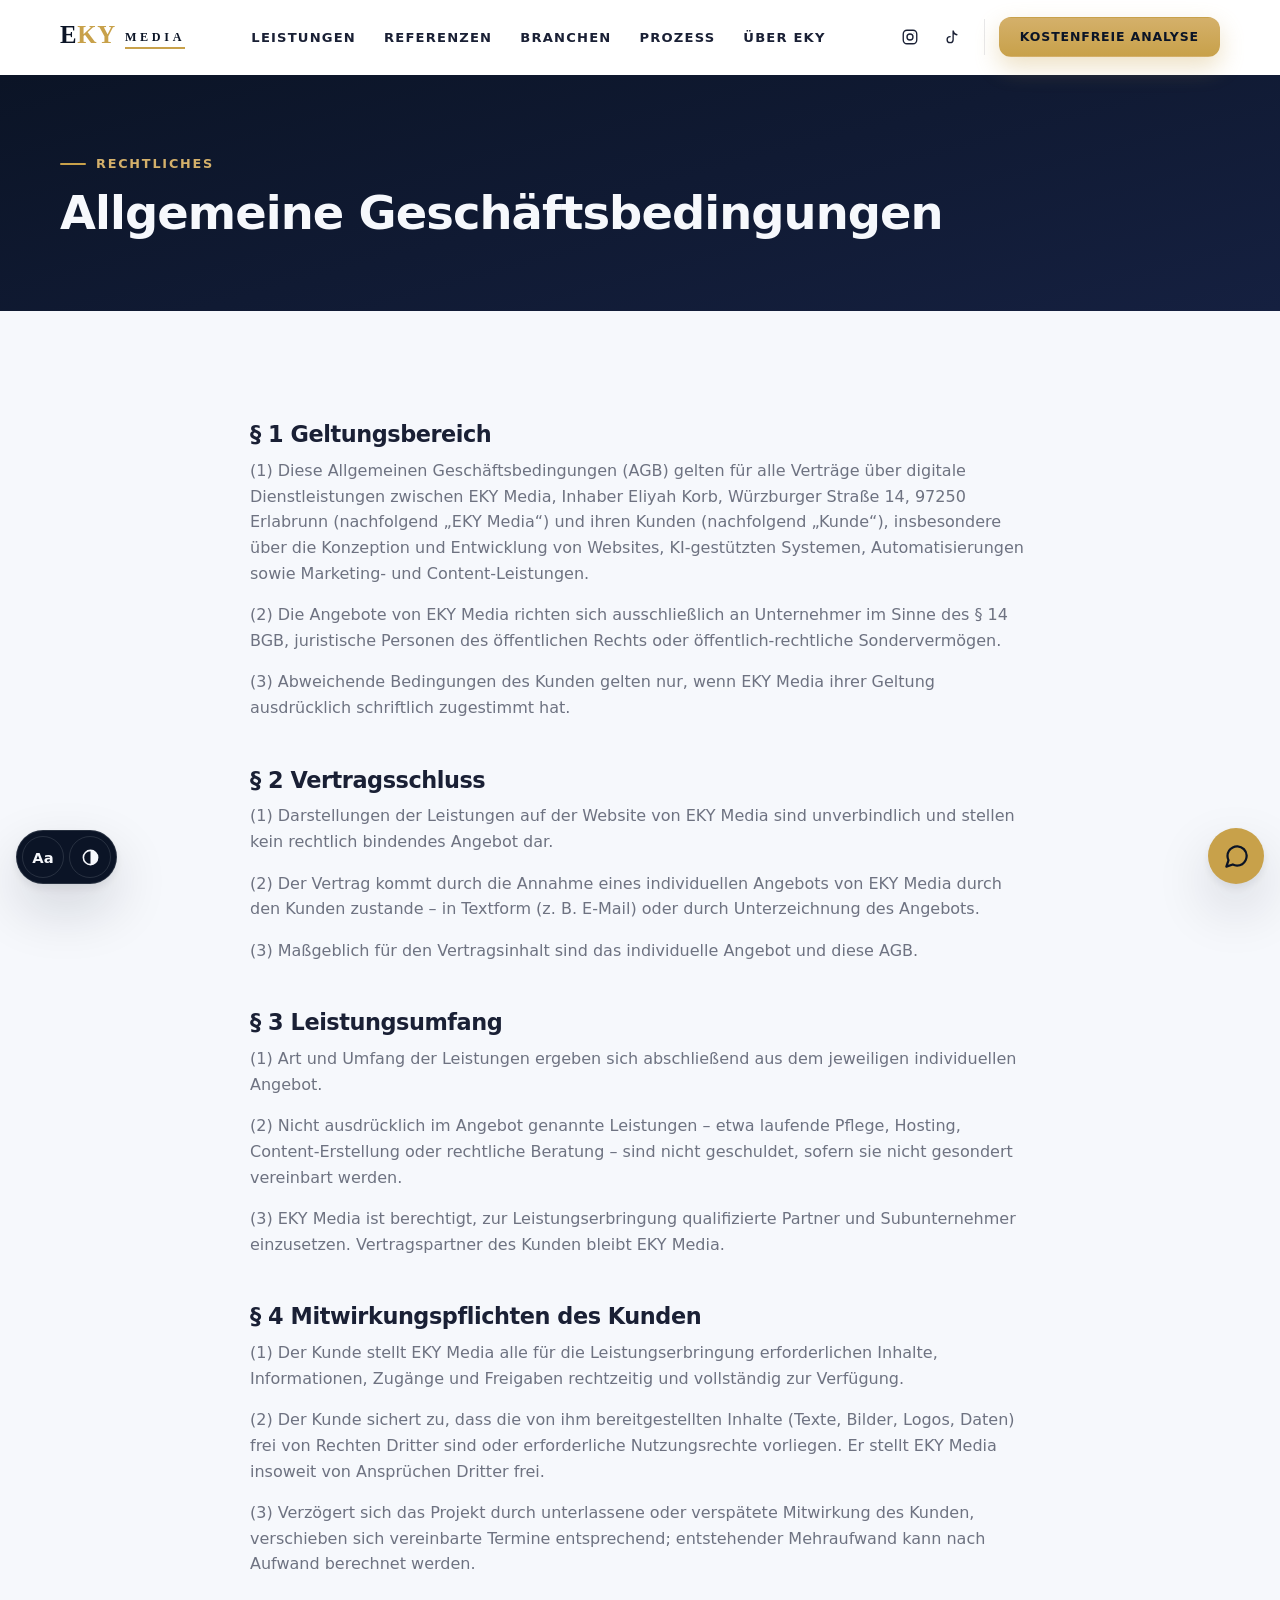
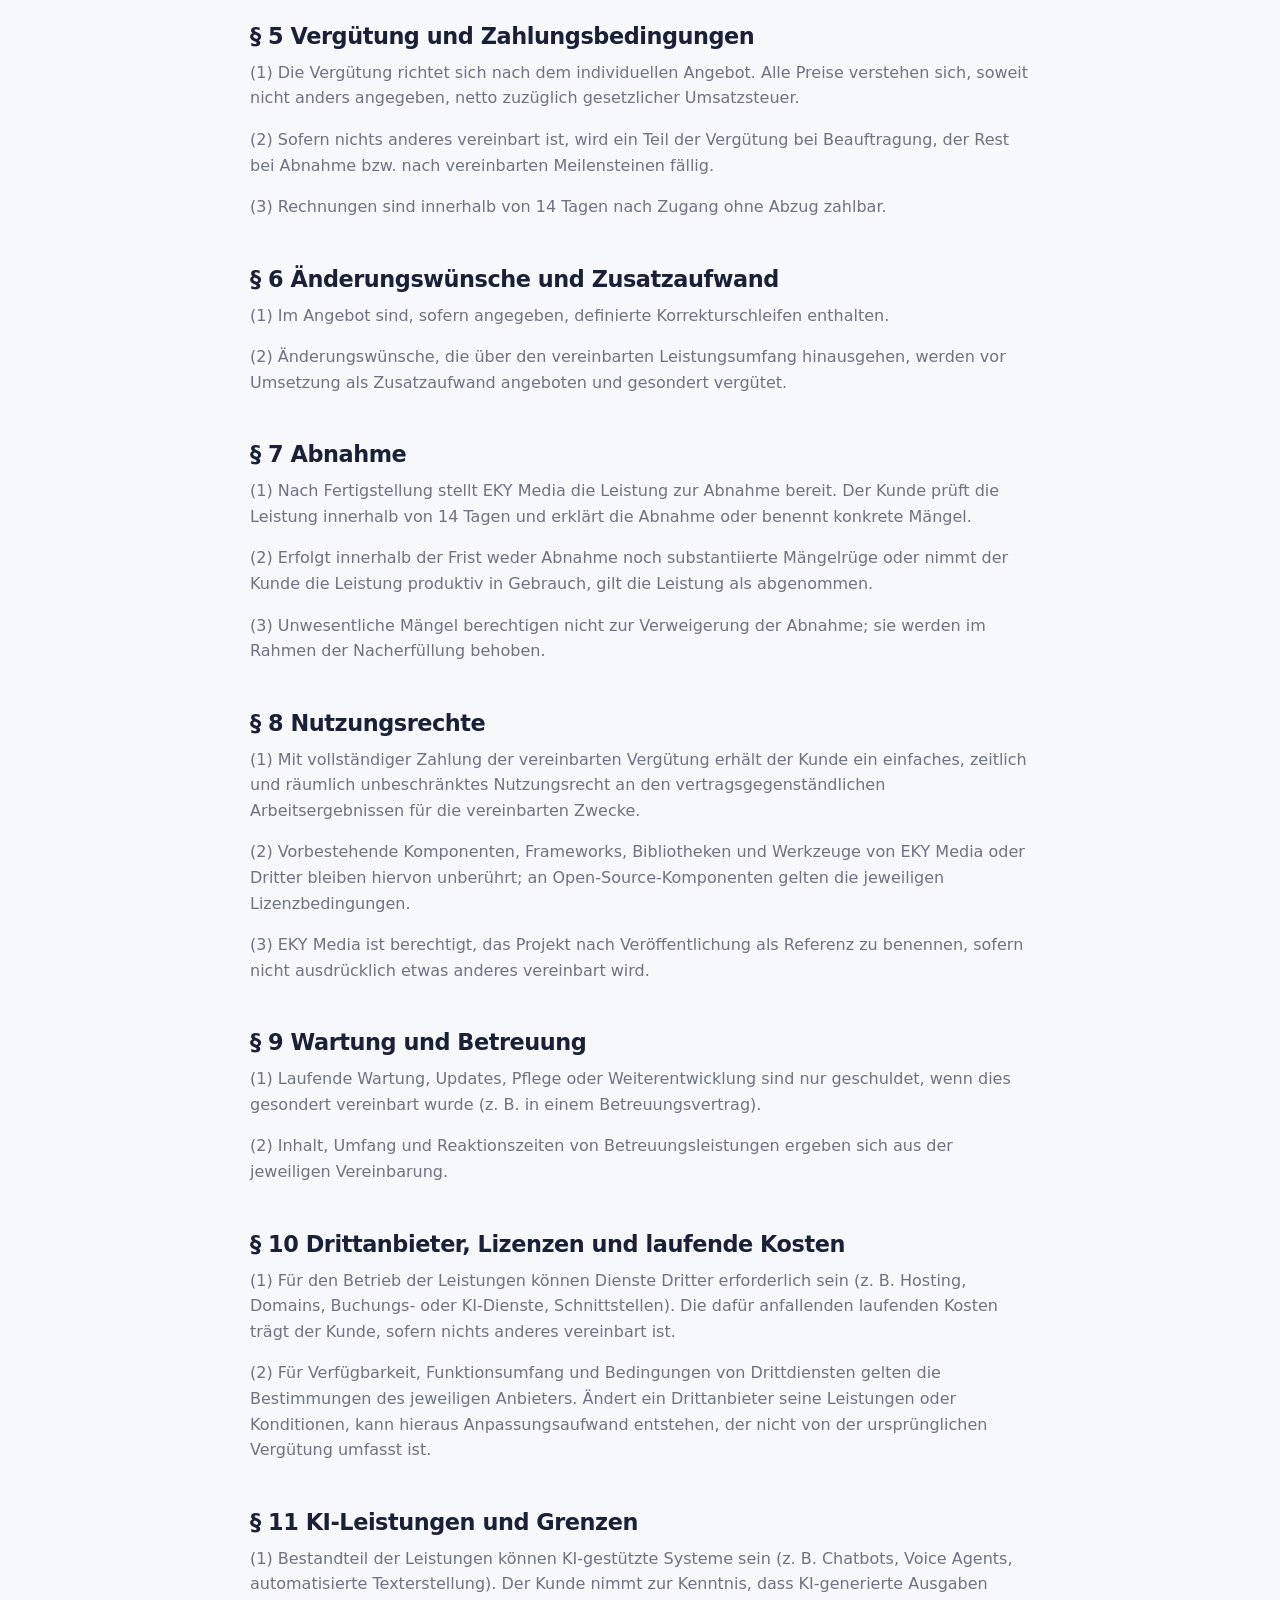
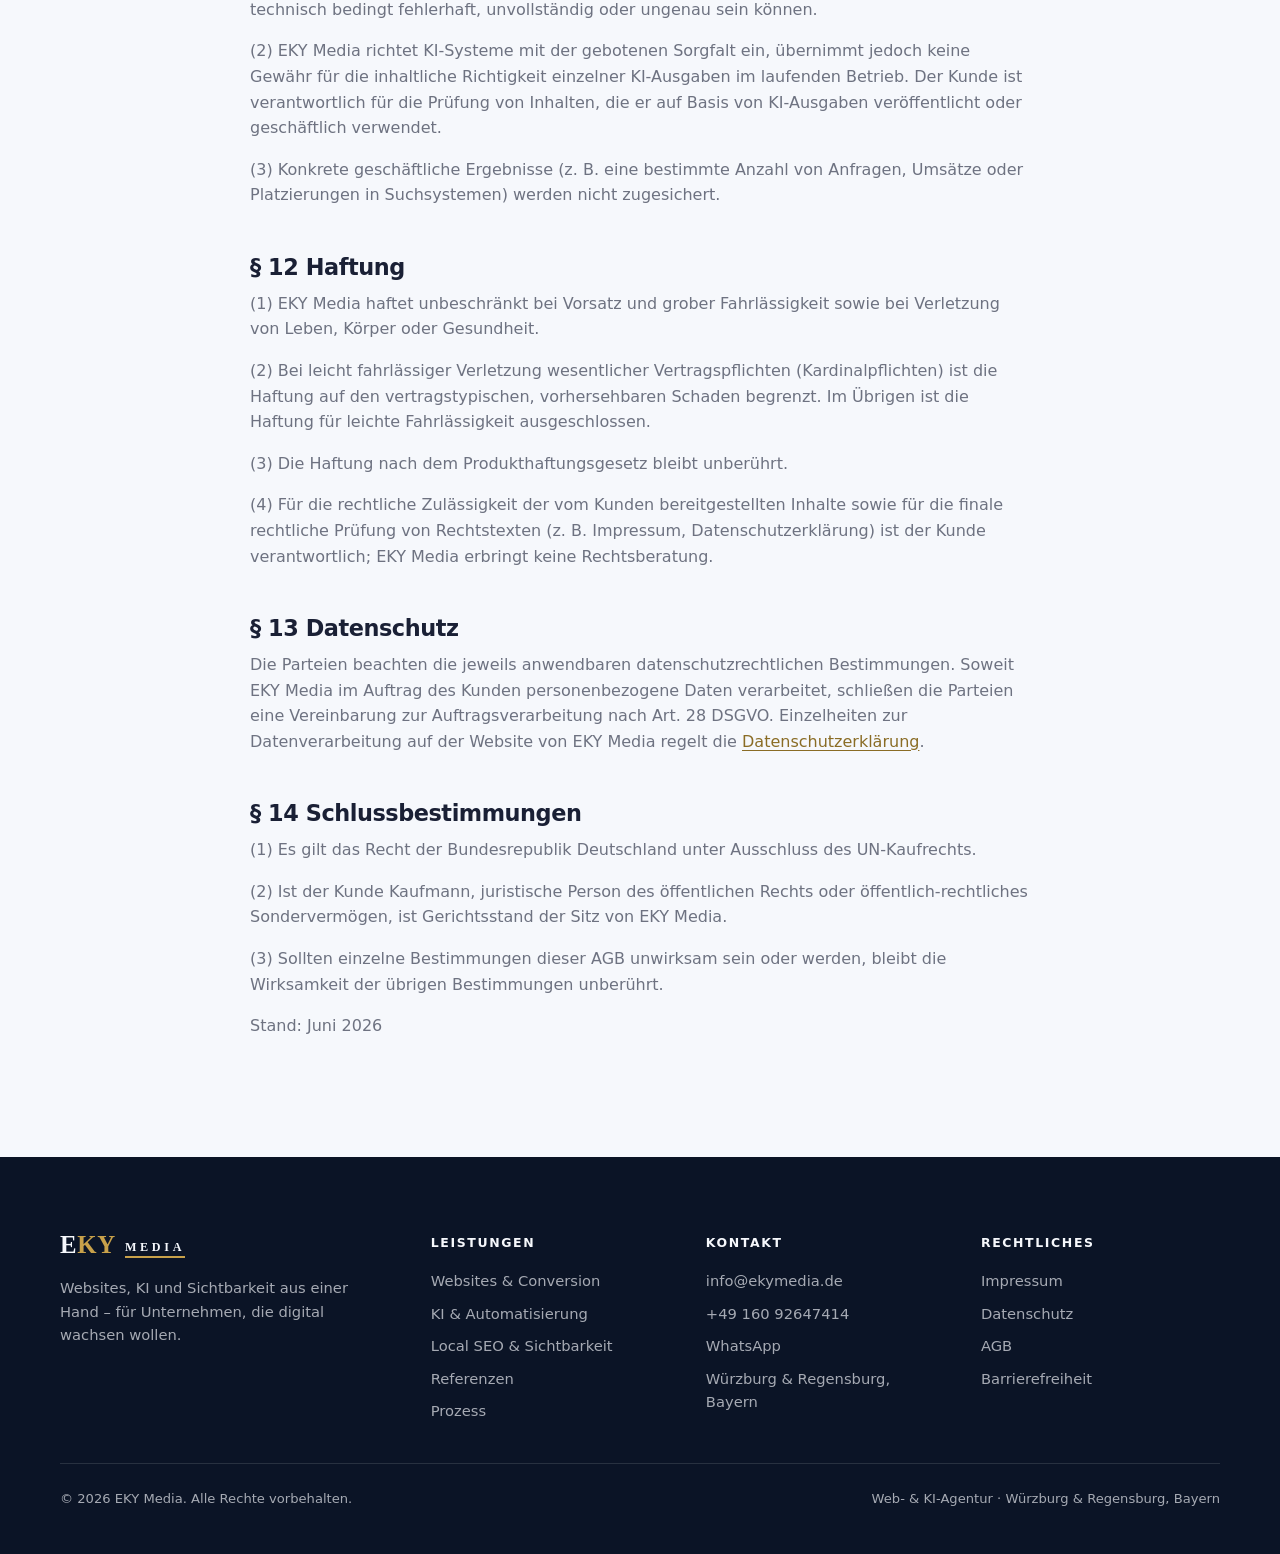
<file: agb.html>
<!DOCTYPE html>
<html lang="de">
<head>
  <meta charset="UTF-8">
  <meta name="viewport" content="width=device-width, initial-scale=1.0">

  <title>AGB – EKY Media</title>
  <meta name="description" content="Allgemeine Geschäftsbedingungen von EKY Media für digitale Dienstleistungen: Websites, KI-Systeme, Automatisierung und Marketing.">
  <link rel="canonical" href="https://ekymedia.de/agb.html">
  <meta name="robots" content="noindex, follow">

  <link rel="icon" type="image/svg+xml" href="assets/icons/favicon.svg">
  <meta name="theme-color" content="#0B1426">
  <link rel="stylesheet" href="css/styles.css">

  <script>
    (function () {
      try {
        var s = JSON.parse(localStorage.getItem("eky-a11y")) || {};
        var c = document.documentElement.classList;
        if (s.fs === 1) c.add("fs-md");
        if (s.fs === 2) c.add("fs-lg");
        if (s.hc) c.add("hc");
        if (s.rm) c.add("reduce-motion");
      } catch (e) {}
    })();
  </script>

  <!-- HINWEIS: AGB-Entwurf. Vor Verwendung im Geschäftsverkehr juristisch
       prüfen lassen. Firmierung siehe CONFIG in impressum.html. -->
</head>

<body>
  <a class="skip-link" href="#main">Zum Inhalt springen</a>

  <header class="site-header">
    <div class="container site-header__inner">
      <a class="brand" href="index.html#start" aria-label="EKY Media – zur Startseite">
        <span class="brand__eky" aria-hidden="true">E<em>KY</em></span>
        <span class="brand__media" aria-hidden="true">MEDIA</span>
      </a>

      <nav class="main-nav" aria-label="Hauptnavigation">
        <ul class="main-nav__list">
          <li><a class="main-nav__link" href="index.html#leistungen">Leistungen</a></li>
          <li><a class="main-nav__link" href="index.html#referenzen">Referenzen</a></li>
          <li><a class="main-nav__link" href="index.html#branchen">Branchen</a></li>
          <li><a class="main-nav__link" href="index.html#prozess">Prozess</a></li>
          <li><a class="main-nav__link" href="index.html#team">Über EKY</a></li>
        </ul>
      </nav>

      <div class="header-cta">
        <div class="header-socials" data-socials hidden></div>
        <a class="btn btn--gold btn--sm" href="index.html#kontakt">Kostenfreie Analyse</a>
        <button class="nav-toggle" type="button" aria-expanded="false" aria-controls="drawer" aria-label="Menü öffnen">
          <span class="nav-toggle__bar"></span>
          <span class="nav-toggle__bar"></span>
          <span class="nav-toggle__bar"></span>
        </button>
      </div>
    </div>
  </header>

  <!-- Mobile Drawer-Navigation -->
  <div class="drawer-backdrop" aria-hidden="true"></div>
  <nav class="drawer" id="drawer" aria-label="Mobiles Menü">
    <div class="drawer__head">
      <a class="brand" href="index.html#start" aria-label="EKY Media – zur Startseite">
        <span class="brand__eky" aria-hidden="true">E<em>KY</em></span>
        <span class="brand__media" aria-hidden="true">MEDIA</span>
      </a>
      <button class="drawer__close" type="button" aria-label="Menü schließen">×</button>
    </div>

    <div class="drawer__nav">
      <ul>
        <li>
          <a class="drawer__link" href="index.html#leistungen">
            <svg class="icon" viewBox="0 0 24 24" fill="none" stroke="currentColor" stroke-width="2" stroke-linecap="round" stroke-linejoin="round" aria-hidden="true"><rect x="2" y="4" width="20" height="14" rx="2"/><path d="M8 21h8M12 18v3"/></svg>
            Leistungen
          </a>
        </li>
        <li>
          <a class="drawer__link" href="index.html#branchen">
            <svg class="icon" viewBox="0 0 24 24" fill="none" stroke="currentColor" stroke-width="2" stroke-linecap="round" stroke-linejoin="round" aria-hidden="true"><path d="M3 21h18M5 21V7l7-4 7 4v14M9 9h.01M9 13h.01M15 9h.01M15 13h.01M10 21v-4h4v4"/></svg>
            Branchen
          </a>
        </li>
        <li>
          <a class="drawer__link" href="index.html#prozess">
            <svg class="icon" viewBox="0 0 24 24" fill="none" stroke="currentColor" stroke-width="2" stroke-linecap="round" stroke-linejoin="round" aria-hidden="true"><circle cx="12" cy="12" r="10"/><path d="M12 6v6l4 2"/></svg>
            Prozess
          </a>
        </li>
        <li>
          <a class="drawer__link" href="index.html#referenzen">
            <svg class="icon" viewBox="0 0 24 24" fill="none" stroke="currentColor" stroke-width="2" stroke-linecap="round" stroke-linejoin="round" aria-hidden="true"><path d="M12 2l3.1 6.3 6.9 1-5 4.9 1.2 6.8L12 17.8 5.8 21l1.2-6.8-5-4.9 6.9-1L12 2z"/></svg>
            Referenzen
          </a>
        </li>
        <li>
          <a class="drawer__link" href="index.html#recht">
            <svg class="icon" viewBox="0 0 24 24" fill="none" stroke="currentColor" stroke-width="2" stroke-linecap="round" stroke-linejoin="round" aria-hidden="true"><path d="M12 22s8-4 8-10V5l-8-3-8 3v7c0 6 8 10 8 10z"/></svg>
            Recht &amp; Barrierefreiheit
          </a>
        </li>
        <li>
          <a class="drawer__link" href="index.html#kontakt">
            <svg class="icon" viewBox="0 0 24 24" fill="none" stroke="currentColor" stroke-width="2" stroke-linecap="round" stroke-linejoin="round" aria-hidden="true"><path d="M4 4h16c1.1 0 2 .9 2 2v12c0 1.1-.9 2-2 2H4c-1.1 0-2-.9-2-2V6c0-1.1.9-2 2-2z"/><polyline points="22,6 12,13 2,6"/></svg>
            Kontakt
          </a>
        </li>
      </ul>
    </div>

    <div class="drawer__cta">
      <a class="btn btn--gold" href="index.html#kontakt">Kostenfreies Erstgespräch</a>
      <a class="btn btn--outline" href="https://wa.me/4916092647414" data-wa-link target="_blank" rel="noopener noreferrer">
        <svg class="icon" viewBox="0 0 24 24" fill="none" stroke="currentColor" stroke-width="2" stroke-linecap="round" stroke-linejoin="round" aria-hidden="true"><path d="M21 11.5a8.38 8.38 0 0 1-.9 3.8 8.5 8.5 0 0 1-7.6 4.7 8.38 8.38 0 0 1-3.8-.9L3 21l1.9-5.7a8.38 8.38 0 0 1-.9-3.8 8.5 8.5 0 0 1 4.7-7.6 8.38 8.38 0 0 1 3.8-.9h.5a8.48 8.48 0 0 1 8 8v.5z"/></svg>
        Per WhatsApp schreiben
      </a>
      <div class="drawer__socials" data-socials hidden></div>
      <p class="drawer__meta">Würzburg &amp; Regensburg · info@ekymedia.de</p>
    </div>
  </nav>

  <main id="main">
    <div class="page-hero">
      <div class="container">
        <p class="eyebrow">Rechtliches</p>
        <h1>Allgemeine Geschäftsbedingungen</h1>
      </div>
    </div>

    <div class="container legal-content">

      <!-- Interner Hinweis: Diese AGB sind ein sorgfältiger Entwurf und sollten
           vor Verwendung im Geschäftsverkehr juristisch geprüft werden. -->
      <h2>§ 1 Geltungsbereich</h2>
      <p>(1) Diese Allgemeinen Geschäftsbedingungen (AGB) gelten für alle Verträge über digitale Dienstleistungen zwischen EKY Media, Inhaber Eliyah Korb, Würzburger Straße 14, 97250 Erlabrunn (nachfolgend „EKY Media“) und ihren Kunden (nachfolgend „Kunde“), insbesondere über die Konzeption und Entwicklung von Websites, KI-gestützten Systemen, Automatisierungen sowie Marketing- und Content-Leistungen.</p>
      <p>(2) Die Angebote von EKY Media richten sich ausschließlich an Unternehmer im Sinne des § 14 BGB, juristische Personen des öffentlichen Rechts oder öffentlich-rechtliche Sondervermögen.</p>
      <p>(3) Abweichende Bedingungen des Kunden gelten nur, wenn EKY Media ihrer Geltung ausdrücklich schriftlich zugestimmt hat.</p>

      <h2>§ 2 Vertragsschluss</h2>
      <p>(1) Darstellungen der Leistungen auf der Website von EKY Media sind unverbindlich und stellen kein rechtlich bindendes Angebot dar.</p>
      <p>(2) Der Vertrag kommt durch die Annahme eines individuellen Angebots von EKY Media durch den Kunden zustande – in Textform (z. B. E-Mail) oder durch Unterzeichnung des Angebots.</p>
      <p>(3) Maßgeblich für den Vertragsinhalt sind das individuelle Angebot und diese AGB.</p>

      <h2>§ 3 Leistungsumfang</h2>
      <p>(1) Art und Umfang der Leistungen ergeben sich abschließend aus dem jeweiligen individuellen Angebot.</p>
      <p>(2) Nicht ausdrücklich im Angebot genannte Leistungen – etwa laufende Pflege, Hosting, Content-Erstellung oder rechtliche Beratung – sind nicht geschuldet, sofern sie nicht gesondert vereinbart werden.</p>
      <p>(3) EKY Media ist berechtigt, zur Leistungserbringung qualifizierte Partner und Subunternehmer einzusetzen. Vertragspartner des Kunden bleibt EKY Media.</p>

      <h2>§ 4 Mitwirkungspflichten des Kunden</h2>
      <p>(1) Der Kunde stellt EKY Media alle für die Leistungserbringung erforderlichen Inhalte, Informationen, Zugänge und Freigaben rechtzeitig und vollständig zur Verfügung.</p>
      <p>(2) Der Kunde sichert zu, dass die von ihm bereitgestellten Inhalte (Texte, Bilder, Logos, Daten) frei von Rechten Dritter sind oder erforderliche Nutzungsrechte vorliegen. Er stellt EKY Media insoweit von Ansprüchen Dritter frei.</p>
      <p>(3) Verzögert sich das Projekt durch unterlassene oder verspätete Mitwirkung des Kunden, verschieben sich vereinbarte Termine entsprechend; entstehender Mehraufwand kann nach Aufwand berechnet werden.</p>

      <h2>§ 5 Vergütung und Zahlungsbedingungen</h2>
      <p>(1) Die Vergütung richtet sich nach dem individuellen Angebot. Alle Preise verstehen sich, soweit nicht anders angegeben, netto zuzüglich gesetzlicher Umsatzsteuer.</p>
      <p>(2) Sofern nichts anderes vereinbart ist, wird ein Teil der Vergütung bei Beauftragung, der Rest bei Abnahme bzw. nach vereinbarten Meilensteinen fällig.</p>
      <p>(3) Rechnungen sind innerhalb von 14 Tagen nach Zugang ohne Abzug zahlbar.</p>

      <h2>§ 6 Änderungswünsche und Zusatzaufwand</h2>
      <p>(1) Im Angebot sind, sofern angegeben, definierte Korrekturschleifen enthalten.</p>
      <p>(2) Änderungswünsche, die über den vereinbarten Leistungsumfang hinausgehen, werden vor Umsetzung als Zusatzaufwand angeboten und gesondert vergütet.</p>

      <h2>§ 7 Abnahme</h2>
      <p>(1) Nach Fertigstellung stellt EKY Media die Leistung zur Abnahme bereit. Der Kunde prüft die Leistung innerhalb von 14 Tagen und erklärt die Abnahme oder benennt konkrete Mängel.</p>
      <p>(2) Erfolgt innerhalb der Frist weder Abnahme noch substantiierte Mängelrüge oder nimmt der Kunde die Leistung produktiv in Gebrauch, gilt die Leistung als abgenommen.</p>
      <p>(3) Unwesentliche Mängel berechtigen nicht zur Verweigerung der Abnahme; sie werden im Rahmen der Nacherfüllung behoben.</p>

      <h2>§ 8 Nutzungsrechte</h2>
      <p>(1) Mit vollständiger Zahlung der vereinbarten Vergütung erhält der Kunde ein einfaches, zeitlich und räumlich unbeschränktes Nutzungsrecht an den vertragsgegenständlichen Arbeitsergebnissen für die vereinbarten Zwecke.</p>
      <p>(2) Vorbestehende Komponenten, Frameworks, Bibliotheken und Werkzeuge von EKY Media oder Dritter bleiben hiervon unberührt; an Open-Source-Komponenten gelten die jeweiligen Lizenzbedingungen.</p>
      <p>(3) EKY Media ist berechtigt, das Projekt nach Veröffentlichung als Referenz zu benennen, sofern nicht ausdrücklich etwas anderes vereinbart wird.</p>

      <h2>§ 9 Wartung und Betreuung</h2>
      <p>(1) Laufende Wartung, Updates, Pflege oder Weiterentwicklung sind nur geschuldet, wenn dies gesondert vereinbart wurde (z. B. in einem Betreuungsvertrag).</p>
      <p>(2) Inhalt, Umfang und Reaktionszeiten von Betreuungsleistungen ergeben sich aus der jeweiligen Vereinbarung.</p>

      <h2>§ 10 Drittanbieter, Lizenzen und laufende Kosten</h2>
      <p>(1) Für den Betrieb der Leistungen können Dienste Dritter erforderlich sein (z. B. Hosting, Domains, Buchungs- oder KI-Dienste, Schnittstellen). Die dafür anfallenden laufenden Kosten trägt der Kunde, sofern nichts anderes vereinbart ist.</p>
      <p>(2) Für Verfügbarkeit, Funktionsumfang und Bedingungen von Drittdiensten gelten die Bestimmungen des jeweiligen Anbieters. Ändert ein Drittanbieter seine Leistungen oder Konditionen, kann hieraus Anpassungsaufwand entstehen, der nicht von der ursprünglichen Vergütung umfasst ist.</p>

      <h2>§ 11 KI-Leistungen und Grenzen</h2>
      <p>(1) Bestandteil der Leistungen können KI-gestützte Systeme sein (z. B. Chatbots, Voice Agents, automatisierte Texterstellung). Der Kunde nimmt zur Kenntnis, dass KI-generierte Ausgaben technisch bedingt fehlerhaft, unvollständig oder ungenau sein können.</p>
      <p>(2) EKY Media richtet KI-Systeme mit der gebotenen Sorgfalt ein, übernimmt jedoch keine Gewähr für die inhaltliche Richtigkeit einzelner KI-Ausgaben im laufenden Betrieb. Der Kunde ist verantwortlich für die Prüfung von Inhalten, die er auf Basis von KI-Ausgaben veröffentlicht oder geschäftlich verwendet.</p>
      <p>(3) Konkrete geschäftliche Ergebnisse (z. B. eine bestimmte Anzahl von Anfragen, Umsätze oder Platzierungen in Suchsystemen) werden nicht zugesichert.</p>

      <h2>§ 12 Haftung</h2>
      <p>(1) EKY Media haftet unbeschränkt bei Vorsatz und grober Fahrlässigkeit sowie bei Verletzung von Leben, Körper oder Gesundheit.</p>
      <p>(2) Bei leicht fahrlässiger Verletzung wesentlicher Vertragspflichten (Kardinalpflichten) ist die Haftung auf den vertragstypischen, vorhersehbaren Schaden begrenzt. Im Übrigen ist die Haftung für leichte Fahrlässigkeit ausgeschlossen.</p>
      <p>(3) Die Haftung nach dem Produkthaftungsgesetz bleibt unberührt.</p>
      <p>(4) Für die rechtliche Zulässigkeit der vom Kunden bereitgestellten Inhalte sowie für die finale rechtliche Prüfung von Rechtstexten (z. B. Impressum, Datenschutzerklärung) ist der Kunde verantwortlich; EKY Media erbringt keine Rechtsberatung.</p>

      <h2>§ 13 Datenschutz</h2>
      <p>Die Parteien beachten die jeweils anwendbaren datenschutzrechtlichen Bestimmungen. Soweit EKY Media im Auftrag des Kunden personenbezogene Daten verarbeitet, schließen die Parteien eine Vereinbarung zur Auftragsverarbeitung nach Art. 28 DSGVO. Einzelheiten zur Datenverarbeitung auf der Website von EKY Media regelt die <a href="datenschutz.html">Datenschutzerklärung</a>.</p>

      <h2>§ 14 Schlussbestimmungen</h2>
      <p>(1) Es gilt das Recht der Bundesrepublik Deutschland unter Ausschluss des UN-Kaufrechts.</p>
      <p>(2) Ist der Kunde Kaufmann, juristische Person des öffentlichen Rechts oder öffentlich-rechtliches Sondervermögen, ist Gerichtsstand der Sitz von EKY Media.</p>
      <p>(3) Sollten einzelne Bestimmungen dieser AGB unwirksam sein oder werden, bleibt die Wirksamkeit der übrigen Bestimmungen unberührt.</p>

      <p>Stand: Juni 2026</p>
    </div>
  </main>

  <!-- Accessibility-Widget: fixierte Navy-Pille unten links -->
  <div class="a11y-widget" role="toolbar" aria-label="Barrierefreiheit">
    <button type="button" data-a11y="font" data-level="0" aria-pressed="false" aria-label="Schriftgröße ändern (aktuell: Standard)">
      <span aria-hidden="true">Aa</span>
    </button>
    <button type="button" data-a11y="contrast" aria-pressed="false" aria-label="Kontrastmodus umschalten">
      <svg class="icon" viewBox="0 0 24 24" fill="none" stroke="currentColor" stroke-width="2" aria-hidden="true"><circle cx="12" cy="12" r="9"/><path d="M12 3a9 9 0 0 1 0 18z" fill="currentColor" stroke="none"/></svg>
    </button>
  </div>

  <!-- WhatsApp (unten rechts) -->
  <a class="wa-fab" href="https://wa.me/4916092647414" data-wa-link target="_blank" rel="noopener noreferrer" aria-label="Per WhatsApp Kontakt aufnehmen (öffnet externen Dienst)">
    <svg class="icon" viewBox="0 0 24 24" fill="none" stroke="currentColor" stroke-width="2" stroke-linecap="round" stroke-linejoin="round" aria-hidden="true"><path d="M21 11.5a8.38 8.38 0 0 1-.9 3.8 8.5 8.5 0 0 1-7.6 4.7 8.38 8.38 0 0 1-3.8-.9L3 21l1.9-5.7a8.38 8.38 0 0 1-.9-3.8 8.5 8.5 0 0 1 4.7-7.6 8.38 8.38 0 0 1 3.8-.9h.5a8.48 8.48 0 0 1 8 8v.5z"/></svg>
  </a>

  <footer class="site-footer">
    <div class="container">
      <div class="footer-grid">
        <div class="footer-brand">
          <a class="brand" href="index.html#start" aria-label="EKY Media – zur Startseite">
        <span class="brand__eky" aria-hidden="true">E<em>KY</em></span>
        <span class="brand__media" aria-hidden="true">MEDIA</span>
      </a>
          <p>Websites, KI und Sichtbarkeit aus einer Hand – für Unternehmen, die digital wachsen wollen.</p>
        </div>

        <details class="footer-col" open>
          <summary>Leistungen</summary>
          <ul>
            <li><a href="index.html#leistungen">Websites &amp; Conversion</a></li>
            <li><a href="index.html#leistungen">KI &amp; Automatisierung</a></li>
            <li><a href="index.html#leistungen">Local SEO &amp; Sichtbarkeit</a></li>
            <li><a href="index.html#referenzen">Referenzen</a></li>
            <li><a href="index.html#prozess">Prozess</a></li>
          </ul>
        </details>

        <details class="footer-col" open>
          <summary>Kontakt</summary>
          <ul>
            <li><a href="mailto:info@ekymedia.de">info@ekymedia.de</a></li>
            <li><a href="tel:+4916092647414">+49 160 92647414</a></li>
            <li><a href="https://wa.me/4916092647414" data-wa-link target="_blank" rel="noopener noreferrer">WhatsApp</a></li>
            <li>Würzburg &amp; Regensburg, Bayern</li>
          </ul>
        </details>

        <details class="footer-col" open>
          <summary>Rechtliches</summary>
          <ul>
            <li><a href="impressum.html">Impressum</a></li>
            <li><a href="datenschutz.html">Datenschutz</a></li>
            <li><a href="agb.html">AGB</a></li>
            <li><a href="barrierefreiheit.html">Barrierefreiheit</a></li>
          </ul>
        </details>
      </div>

      <div class="footer-meta">
        <p>© 2026 EKY Media. Alle Rechte vorbehalten.</p>
        <p>Web- &amp; KI-Agentur · Würzburg &amp; Regensburg, Bayern</p>
      </div>
    </div>
  </footer>

  <script src="js/main.js"></script>
</body>
</html>
</file>
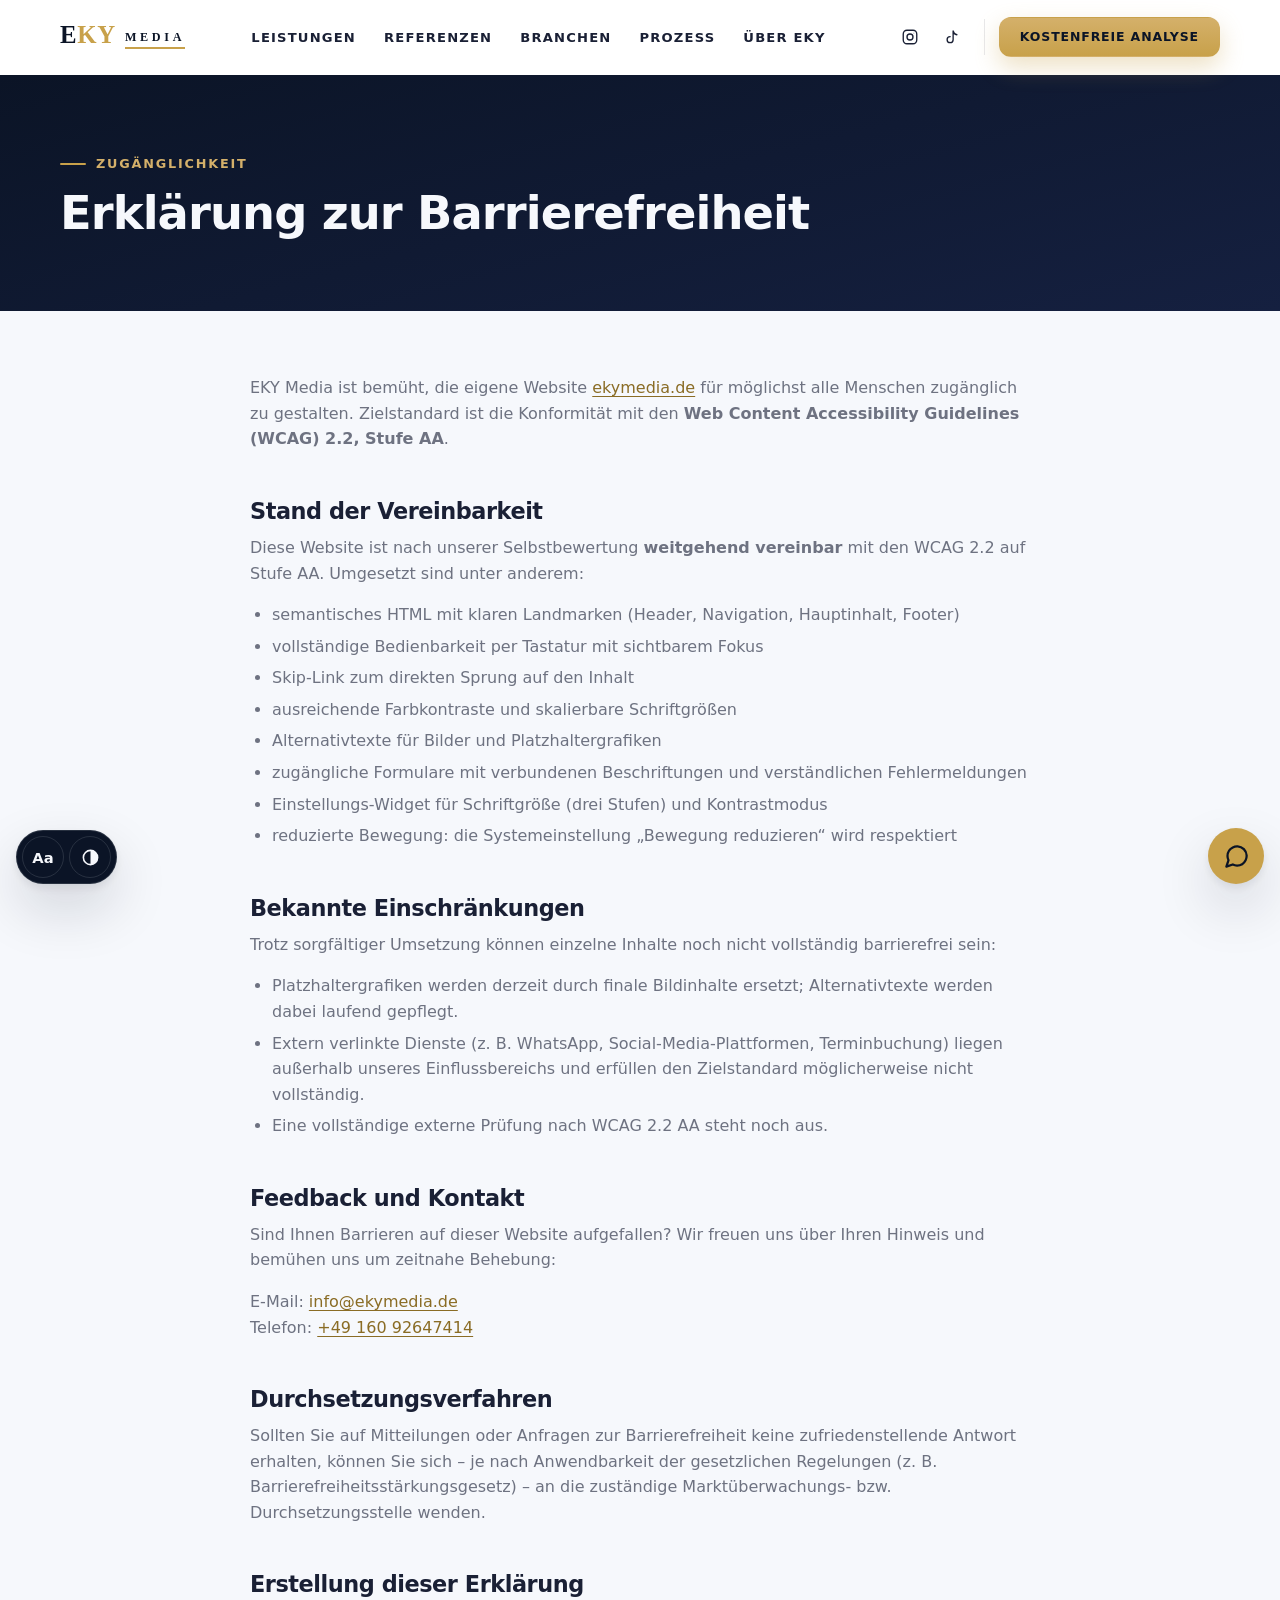
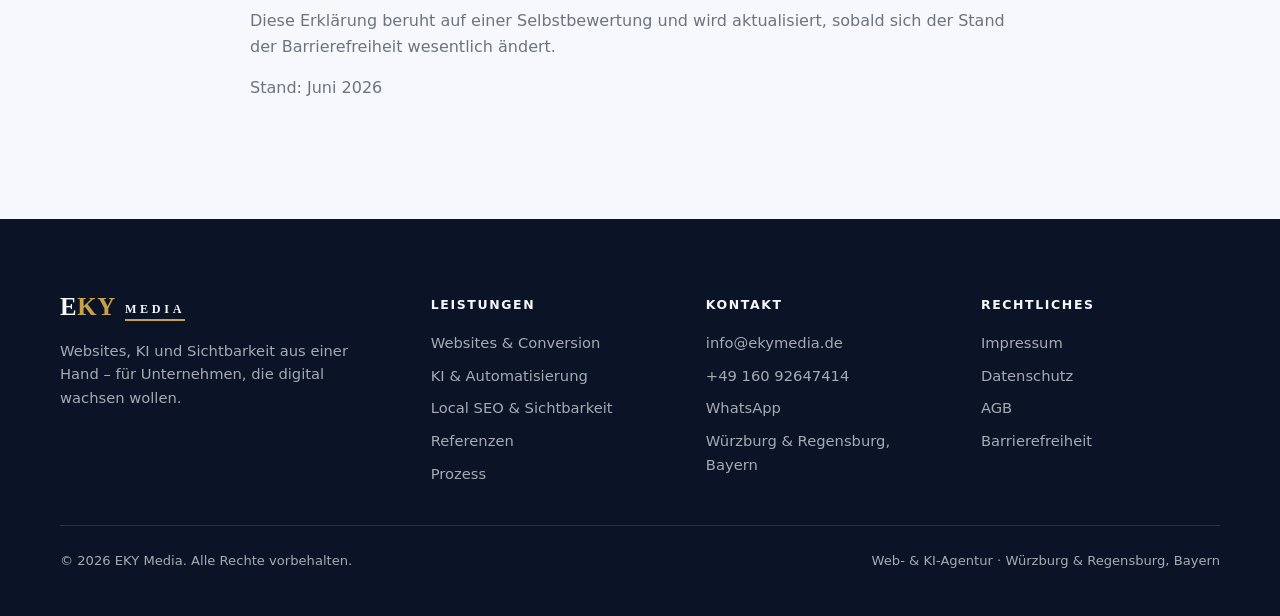
<file: barrierefreiheit.html>
<!DOCTYPE html>
<html lang="de">
<head>
  <meta charset="UTF-8">
  <meta name="viewport" content="width=device-width, initial-scale=1.0">

  <title>Erklärung zur Barrierefreiheit – EKY Media</title>
  <meta name="description" content="Erklärung zur Barrierefreiheit der Website von EKY Media – Zielstandard WCAG 2.2 AA, Stand der Vereinbarkeit und Feedback-Kontakt.">
  <link rel="canonical" href="https://ekymedia.de/barrierefreiheit.html">
  <meta name="robots" content="noindex, follow">

  <link rel="icon" type="image/svg+xml" href="assets/icons/favicon.svg">
  <meta name="theme-color" content="#0B1426">
  <link rel="stylesheet" href="css/styles.css">

  <script>
    (function () {
      try {
        var s = JSON.parse(localStorage.getItem("eky-a11y")) || {};
        var c = document.documentElement.classList;
        if (s.fs === 1) c.add("fs-md");
        if (s.fs === 2) c.add("fs-lg");
        if (s.hc) c.add("hc");
        if (s.rm) c.add("reduce-motion");
      } catch (e) {}
    })();
  </script>
</head>

<body>
  <a class="skip-link" href="#main">Zum Inhalt springen</a>

  <header class="site-header">
    <div class="container site-header__inner">
      <a class="brand" href="index.html#start" aria-label="EKY Media – zur Startseite">
        <span class="brand__eky" aria-hidden="true">E<em>KY</em></span>
        <span class="brand__media" aria-hidden="true">MEDIA</span>
      </a>

      <nav class="main-nav" aria-label="Hauptnavigation">
        <ul class="main-nav__list">
          <li><a class="main-nav__link" href="index.html#leistungen">Leistungen</a></li>
          <li><a class="main-nav__link" href="index.html#referenzen">Referenzen</a></li>
          <li><a class="main-nav__link" href="index.html#branchen">Branchen</a></li>
          <li><a class="main-nav__link" href="index.html#prozess">Prozess</a></li>
          <li><a class="main-nav__link" href="index.html#team">Über EKY</a></li>
        </ul>
      </nav>

      <div class="header-cta">
        <div class="header-socials" data-socials hidden></div>
        <a class="btn btn--gold btn--sm" href="index.html#kontakt">Kostenfreie Analyse</a>
        <button class="nav-toggle" type="button" aria-expanded="false" aria-controls="drawer" aria-label="Menü öffnen">
          <span class="nav-toggle__bar"></span>
          <span class="nav-toggle__bar"></span>
          <span class="nav-toggle__bar"></span>
        </button>
      </div>
    </div>
  </header>

  <!-- Mobile Drawer-Navigation -->
  <div class="drawer-backdrop" aria-hidden="true"></div>
  <nav class="drawer" id="drawer" aria-label="Mobiles Menü">
    <div class="drawer__head">
      <a class="brand" href="index.html#start" aria-label="EKY Media – zur Startseite">
        <span class="brand__eky" aria-hidden="true">E<em>KY</em></span>
        <span class="brand__media" aria-hidden="true">MEDIA</span>
      </a>
      <button class="drawer__close" type="button" aria-label="Menü schließen">×</button>
    </div>

    <div class="drawer__nav">
      <ul>
        <li>
          <a class="drawer__link" href="index.html#leistungen">
            <svg class="icon" viewBox="0 0 24 24" fill="none" stroke="currentColor" stroke-width="2" stroke-linecap="round" stroke-linejoin="round" aria-hidden="true"><rect x="2" y="4" width="20" height="14" rx="2"/><path d="M8 21h8M12 18v3"/></svg>
            Leistungen
          </a>
        </li>
        <li>
          <a class="drawer__link" href="index.html#branchen">
            <svg class="icon" viewBox="0 0 24 24" fill="none" stroke="currentColor" stroke-width="2" stroke-linecap="round" stroke-linejoin="round" aria-hidden="true"><path d="M3 21h18M5 21V7l7-4 7 4v14M9 9h.01M9 13h.01M15 9h.01M15 13h.01M10 21v-4h4v4"/></svg>
            Branchen
          </a>
        </li>
        <li>
          <a class="drawer__link" href="index.html#prozess">
            <svg class="icon" viewBox="0 0 24 24" fill="none" stroke="currentColor" stroke-width="2" stroke-linecap="round" stroke-linejoin="round" aria-hidden="true"><circle cx="12" cy="12" r="10"/><path d="M12 6v6l4 2"/></svg>
            Prozess
          </a>
        </li>
        <li>
          <a class="drawer__link" href="index.html#referenzen">
            <svg class="icon" viewBox="0 0 24 24" fill="none" stroke="currentColor" stroke-width="2" stroke-linecap="round" stroke-linejoin="round" aria-hidden="true"><path d="M12 2l3.1 6.3 6.9 1-5 4.9 1.2 6.8L12 17.8 5.8 21l1.2-6.8-5-4.9 6.9-1L12 2z"/></svg>
            Referenzen
          </a>
        </li>
        <li>
          <a class="drawer__link" href="index.html#recht">
            <svg class="icon" viewBox="0 0 24 24" fill="none" stroke="currentColor" stroke-width="2" stroke-linecap="round" stroke-linejoin="round" aria-hidden="true"><path d="M12 22s8-4 8-10V5l-8-3-8 3v7c0 6 8 10 8 10z"/></svg>
            Recht &amp; Barrierefreiheit
          </a>
        </li>
        <li>
          <a class="drawer__link" href="index.html#kontakt">
            <svg class="icon" viewBox="0 0 24 24" fill="none" stroke="currentColor" stroke-width="2" stroke-linecap="round" stroke-linejoin="round" aria-hidden="true"><path d="M4 4h16c1.1 0 2 .9 2 2v12c0 1.1-.9 2-2 2H4c-1.1 0-2-.9-2-2V6c0-1.1.9-2 2-2z"/><polyline points="22,6 12,13 2,6"/></svg>
            Kontakt
          </a>
        </li>
      </ul>
    </div>

    <div class="drawer__cta">
      <a class="btn btn--gold" href="index.html#kontakt">Kostenfreies Erstgespräch</a>
      <a class="btn btn--outline" href="https://wa.me/4916092647414" data-wa-link target="_blank" rel="noopener noreferrer">
        <svg class="icon" viewBox="0 0 24 24" fill="none" stroke="currentColor" stroke-width="2" stroke-linecap="round" stroke-linejoin="round" aria-hidden="true"><path d="M21 11.5a8.38 8.38 0 0 1-.9 3.8 8.5 8.5 0 0 1-7.6 4.7 8.38 8.38 0 0 1-3.8-.9L3 21l1.9-5.7a8.38 8.38 0 0 1-.9-3.8 8.5 8.5 0 0 1 4.7-7.6 8.38 8.38 0 0 1 3.8-.9h.5a8.48 8.48 0 0 1 8 8v.5z"/></svg>
        Per WhatsApp schreiben
      </a>
      <div class="drawer__socials" data-socials hidden></div>
      <p class="drawer__meta">Würzburg &amp; Regensburg · info@ekymedia.de</p>
    </div>
  </nav>

  <main id="main">
    <div class="page-hero">
      <div class="container">
        <p class="eyebrow">Zugänglichkeit</p>
        <h1>Erklärung zur Barrierefreiheit</h1>
      </div>
    </div>

    <div class="container legal-content">

      <p>EKY Media ist bemüht, die eigene Website <a href="https://ekymedia.de/">ekymedia.de</a> für möglichst alle Menschen zugänglich zu gestalten. Zielstandard ist die Konformität mit den <strong>Web Content Accessibility Guidelines (WCAG) 2.2, Stufe AA</strong>.</p>

      <h2>Stand der Vereinbarkeit</h2>
      <p>Diese Website ist nach unserer Selbstbewertung <strong>weitgehend vereinbar</strong> mit den WCAG 2.2 auf Stufe AA. Umgesetzt sind unter anderem:</p>
      <ul>
        <li>semantisches HTML mit klaren Landmarken (Header, Navigation, Hauptinhalt, Footer)</li>
        <li>vollständige Bedienbarkeit per Tastatur mit sichtbarem Fokus</li>
        <li>Skip-Link zum direkten Sprung auf den Inhalt</li>
        <li>ausreichende Farbkontraste und skalierbare Schriftgrößen</li>
        <li>Alternativtexte für Bilder und Platzhaltergrafiken</li>
        <li>zugängliche Formulare mit verbundenen Beschriftungen und verständlichen Fehlermeldungen</li>
        <li>Einstellungs-Widget für Schriftgröße (drei Stufen) und Kontrastmodus</li>
        <li>reduzierte Bewegung: die Systemeinstellung „Bewegung reduzieren“ wird respektiert</li>
      </ul>

      <h2>Bekannte Einschränkungen</h2>
      <p>Trotz sorgfältiger Umsetzung können einzelne Inhalte noch nicht vollständig barrierefrei sein:</p>
      <ul>
        <li>Platzhaltergrafiken werden derzeit durch finale Bildinhalte ersetzt; Alternativtexte werden dabei laufend gepflegt.</li>
        <li>Extern verlinkte Dienste (z. B. WhatsApp, Social-Media-Plattformen, Terminbuchung) liegen außerhalb unseres Einflussbereichs und erfüllen den Zielstandard möglicherweise nicht vollständig.</li>
        <li>Eine vollständige externe Prüfung nach WCAG 2.2 AA steht noch aus. <!-- TODO: nach erfolgter Prüfung aktualisieren --></li>
      </ul>

      <h2>Feedback und Kontakt</h2>
      <p>Sind Ihnen Barrieren auf dieser Website aufgefallen? Wir freuen uns über Ihren Hinweis und bemühen uns um zeitnahe Behebung:</p>
      <p>E-Mail: <a href="mailto:info@ekymedia.de">info@ekymedia.de</a><br>
      Telefon: <a href="tel:+4916092647414">+49 160 92647414</a></p>

      <h2>Durchsetzungsverfahren</h2>
      <p>Sollten Sie auf Mitteilungen oder Anfragen zur Barrierefreiheit keine zufriedenstellende Antwort erhalten, können Sie sich – je nach Anwendbarkeit der gesetzlichen Regelungen (z. B. Barrierefreiheitsstärkungsgesetz) – an die zuständige Marktüberwachungs- bzw. Durchsetzungsstelle wenden.</p>
      <!-- TODO: Zuständige Durchsetzungs-/Schlichtungsstelle prüfen und konkret
           benennen, sobald die rechtliche Einordnung (BFSG-Anwendbarkeit) geklärt ist. -->

      <h2>Erstellung dieser Erklärung</h2>
      <p>Diese Erklärung beruht auf einer Selbstbewertung und wird aktualisiert, sobald sich der Stand der Barrierefreiheit wesentlich ändert.</p>

      <p>Stand: Juni 2026</p>
    </div>
  </main>

  <!-- Accessibility-Widget: fixierte Navy-Pille unten links -->
  <div class="a11y-widget" role="toolbar" aria-label="Barrierefreiheit">
    <button type="button" data-a11y="font" data-level="0" aria-pressed="false" aria-label="Schriftgröße ändern (aktuell: Standard)">
      <span aria-hidden="true">Aa</span>
    </button>
    <button type="button" data-a11y="contrast" aria-pressed="false" aria-label="Kontrastmodus umschalten">
      <svg class="icon" viewBox="0 0 24 24" fill="none" stroke="currentColor" stroke-width="2" aria-hidden="true"><circle cx="12" cy="12" r="9"/><path d="M12 3a9 9 0 0 1 0 18z" fill="currentColor" stroke="none"/></svg>
    </button>
  </div>

  <!-- WhatsApp (unten rechts) -->
  <a class="wa-fab" href="https://wa.me/4916092647414" data-wa-link target="_blank" rel="noopener noreferrer" aria-label="Per WhatsApp Kontakt aufnehmen (öffnet externen Dienst)">
    <svg class="icon" viewBox="0 0 24 24" fill="none" stroke="currentColor" stroke-width="2" stroke-linecap="round" stroke-linejoin="round" aria-hidden="true"><path d="M21 11.5a8.38 8.38 0 0 1-.9 3.8 8.5 8.5 0 0 1-7.6 4.7 8.38 8.38 0 0 1-3.8-.9L3 21l1.9-5.7a8.38 8.38 0 0 1-.9-3.8 8.5 8.5 0 0 1 4.7-7.6 8.38 8.38 0 0 1 3.8-.9h.5a8.48 8.48 0 0 1 8 8v.5z"/></svg>
  </a>

  <footer class="site-footer">
    <div class="container">
      <div class="footer-grid">
        <div class="footer-brand">
          <a class="brand" href="index.html#start" aria-label="EKY Media – zur Startseite">
        <span class="brand__eky" aria-hidden="true">E<em>KY</em></span>
        <span class="brand__media" aria-hidden="true">MEDIA</span>
      </a>
          <p>Websites, KI und Sichtbarkeit aus einer Hand – für Unternehmen, die digital wachsen wollen.</p>
        </div>

        <details class="footer-col" open>
          <summary>Leistungen</summary>
          <ul>
            <li><a href="index.html#leistungen">Websites &amp; Conversion</a></li>
            <li><a href="index.html#leistungen">KI &amp; Automatisierung</a></li>
            <li><a href="index.html#leistungen">Local SEO &amp; Sichtbarkeit</a></li>
            <li><a href="index.html#referenzen">Referenzen</a></li>
            <li><a href="index.html#prozess">Prozess</a></li>
          </ul>
        </details>

        <details class="footer-col" open>
          <summary>Kontakt</summary>
          <ul>
            <li><a href="mailto:info@ekymedia.de">info@ekymedia.de</a></li>
            <li><a href="tel:+4916092647414">+49 160 92647414</a></li>
            <li><a href="https://wa.me/4916092647414" data-wa-link target="_blank" rel="noopener noreferrer">WhatsApp</a></li>
            <li>Würzburg &amp; Regensburg, Bayern</li>
          </ul>
        </details>

        <details class="footer-col" open>
          <summary>Rechtliches</summary>
          <ul>
            <li><a href="impressum.html">Impressum</a></li>
            <li><a href="datenschutz.html">Datenschutz</a></li>
            <li><a href="agb.html">AGB</a></li>
            <li><a href="barrierefreiheit.html">Barrierefreiheit</a></li>
          </ul>
        </details>
      </div>

      <div class="footer-meta">
        <p>© 2026 EKY Media. Alle Rechte vorbehalten.</p>
        <p>Web- &amp; KI-Agentur · Würzburg &amp; Regensburg, Bayern</p>
      </div>
    </div>
  </footer>

  <script src="js/main.js"></script>
</body>
</html>
</file>
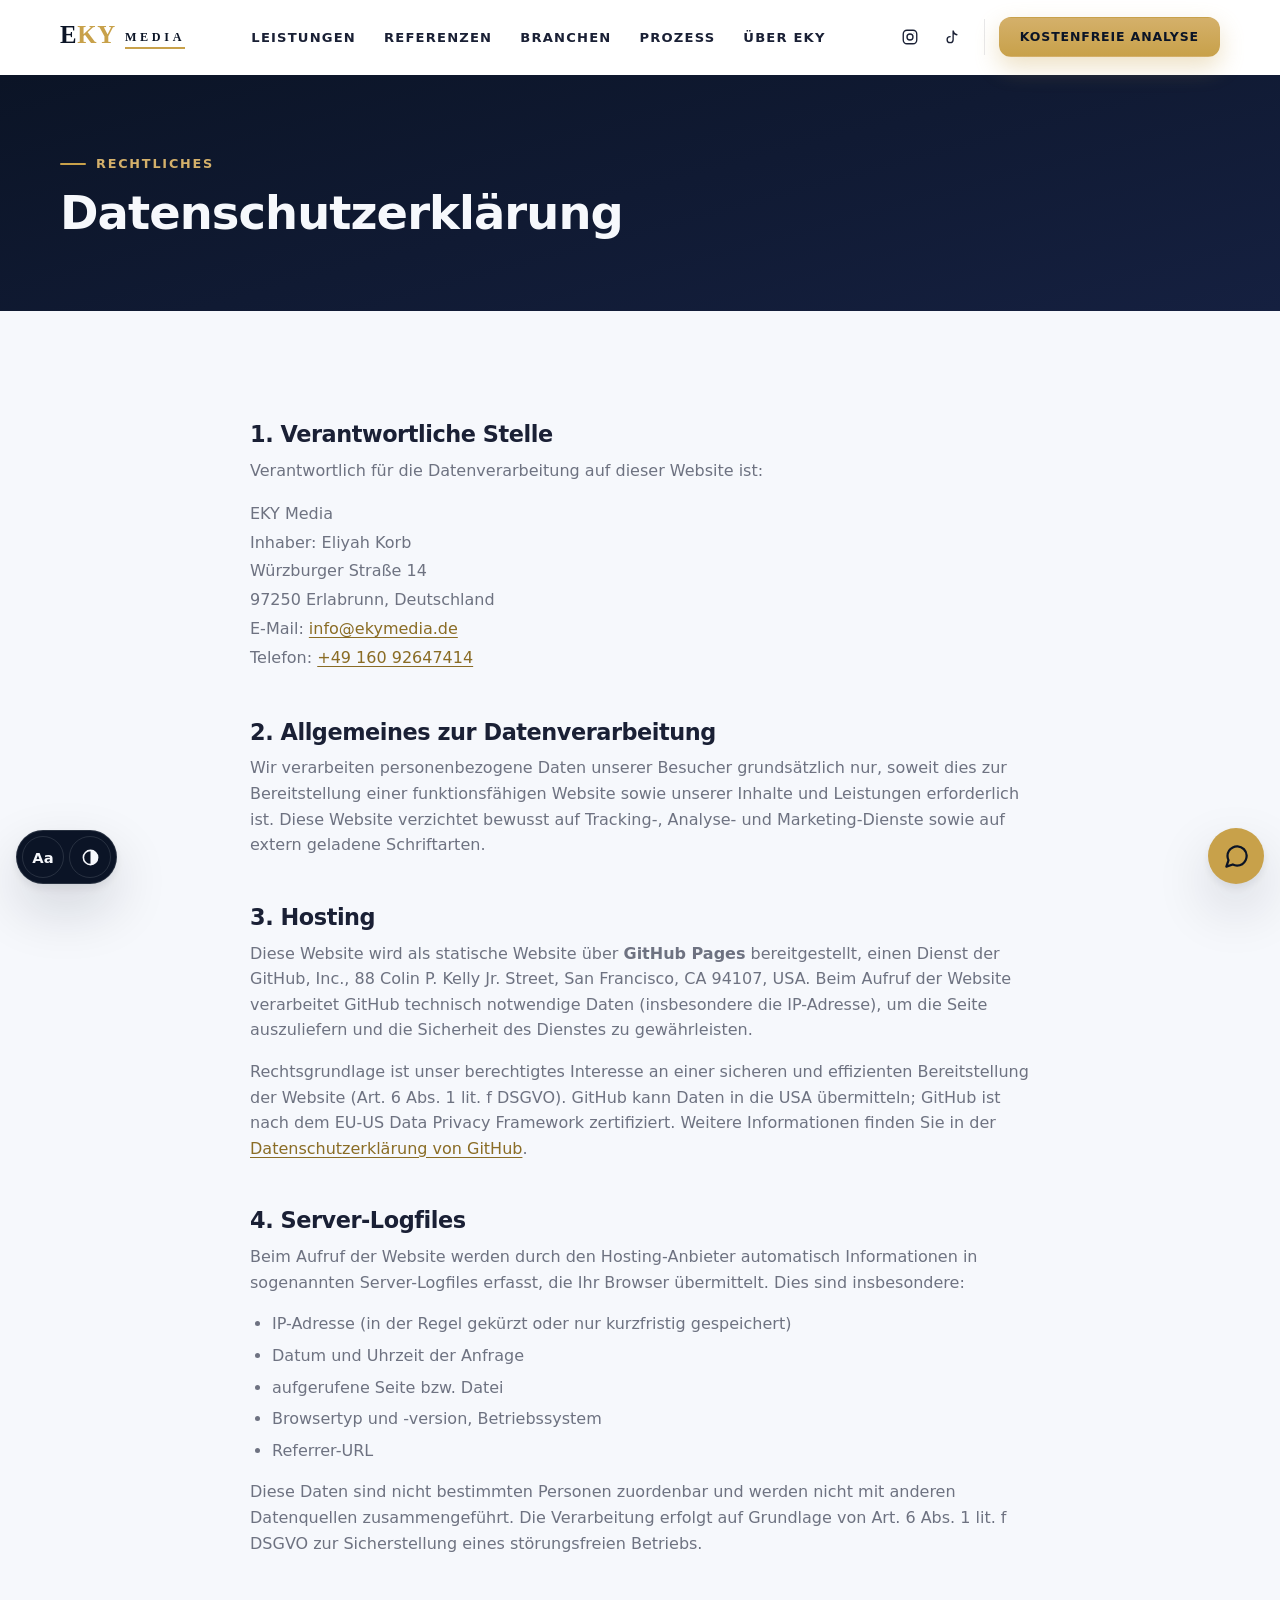
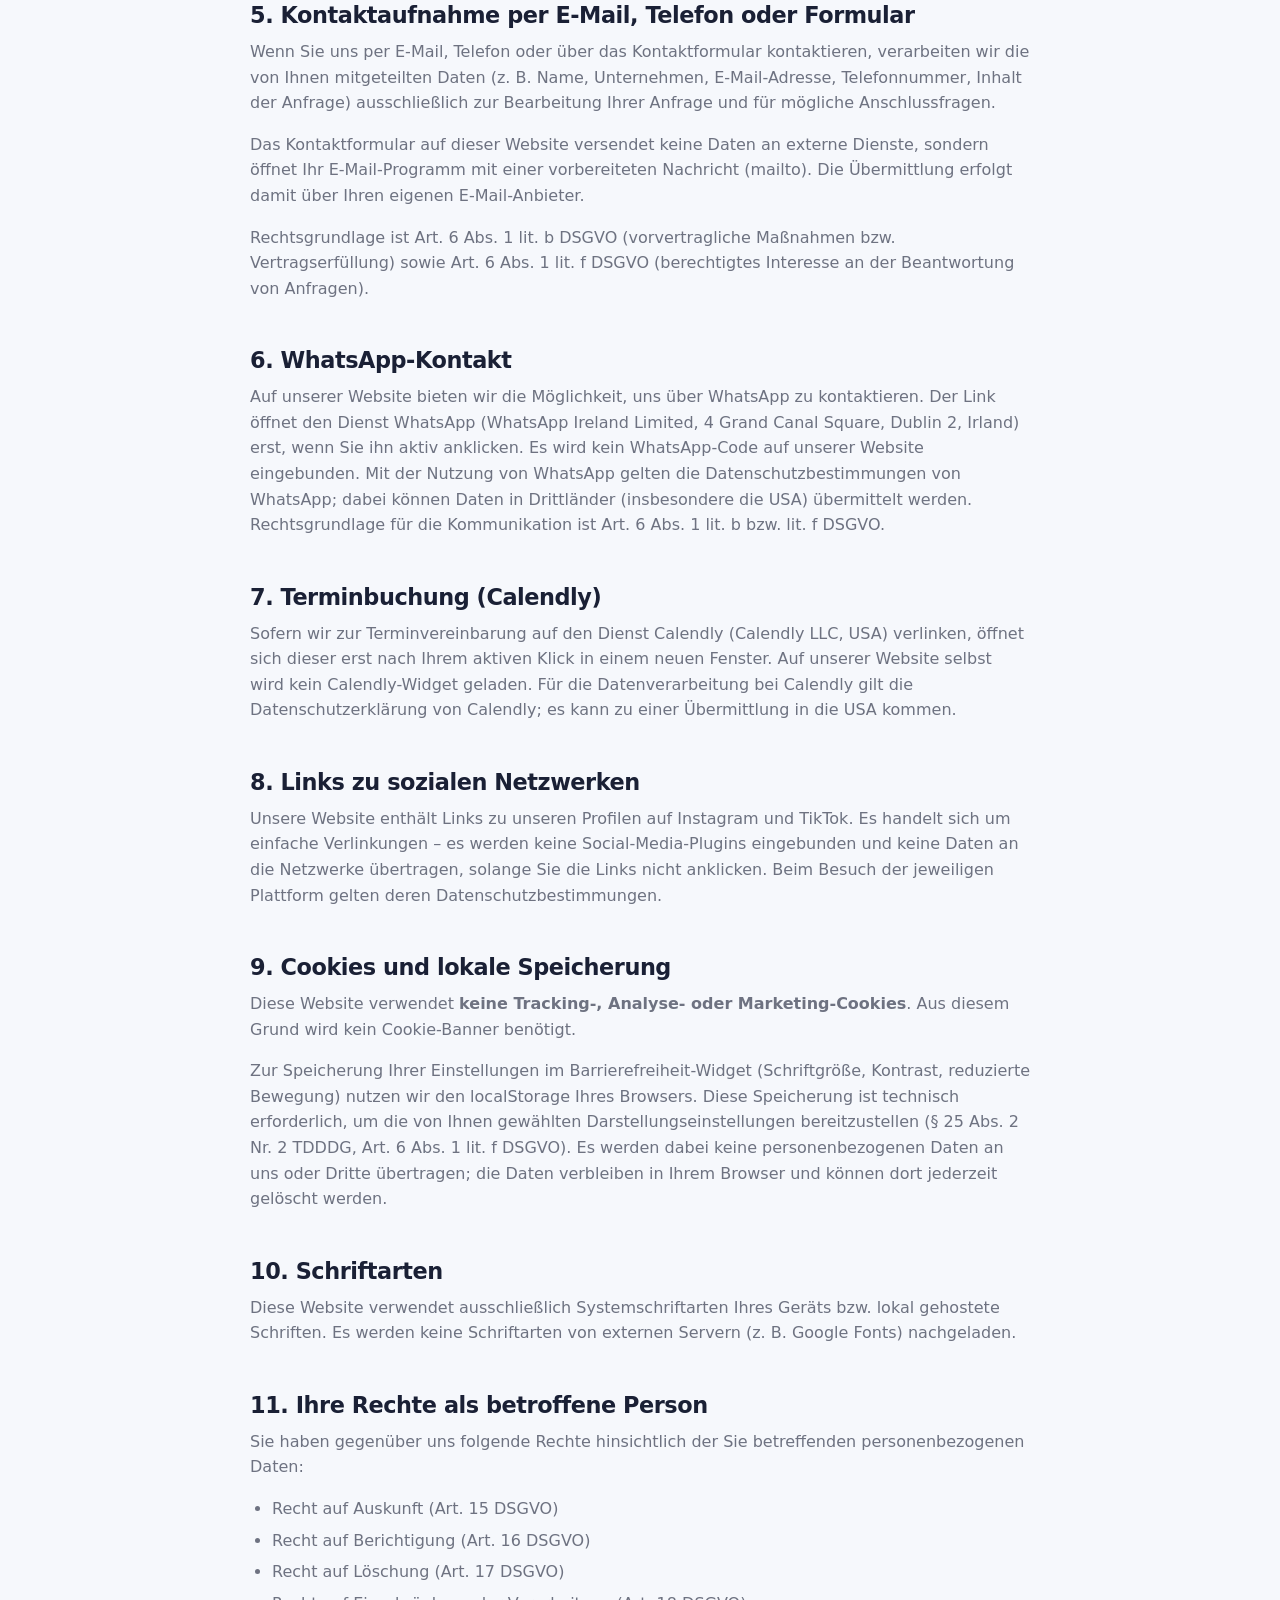
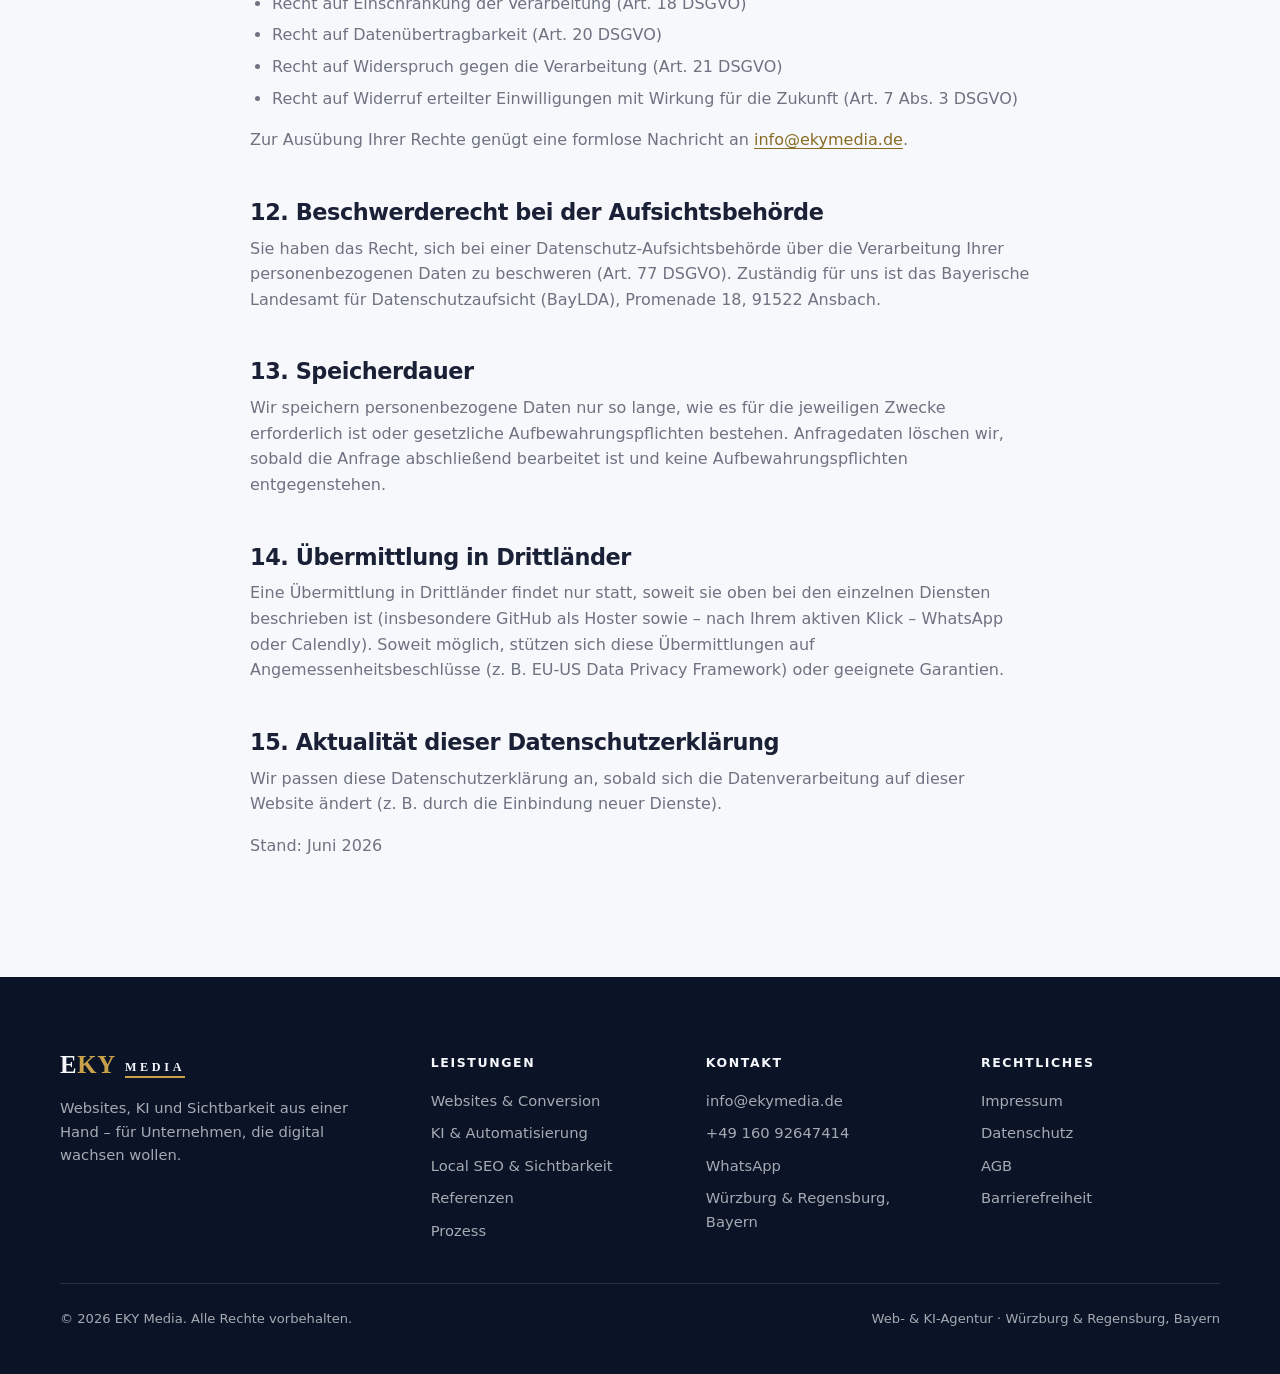
<file: datenschutz.html>
<!DOCTYPE html>
<html lang="de">
<head>
  <meta charset="UTF-8">
  <meta name="viewport" content="width=device-width, initial-scale=1.0">

  <title>Datenschutzerklärung – EKY Media</title>
  <meta name="description" content="Datenschutzerklärung von EKY Media – Informationen zur Verarbeitung personenbezogener Daten gemäß DSGVO.">
  <link rel="canonical" href="https://ekymedia.de/datenschutz.html">
  <meta name="robots" content="noindex, follow">

  <link rel="icon" type="image/svg+xml" href="assets/icons/favicon.svg">
  <meta name="theme-color" content="#0B1426">
  <link rel="stylesheet" href="css/styles.css">

  <script>
    (function () {
      try {
        var s = JSON.parse(localStorage.getItem("eky-a11y")) || {};
        var c = document.documentElement.classList;
        if (s.fs === 1) c.add("fs-md");
        if (s.fs === 2) c.add("fs-lg");
        if (s.hc) c.add("hc");
        if (s.rm) c.add("reduce-motion");
      } catch (e) {}
    })();
  </script>

  <!-- HINWEIS: Diese Datenschutzerklärung ist ein sorgfältiger Entwurf.
       Vor Veröffentlichung prüfen: tatsächlich genutzte Dienste (Hosting,
       Domain, Calendly, Social-Media-Links), Rechtsform der verantwortlichen
       Stelle (siehe CONFIG-Kommentar in impressum.html) sowie ggf.
       juristische Prüfung. -->
</head>

<body>
  <a class="skip-link" href="#main">Zum Inhalt springen</a>

  <header class="site-header">
    <div class="container site-header__inner">
      <a class="brand" href="index.html#start" aria-label="EKY Media – zur Startseite">
        <span class="brand__eky" aria-hidden="true">E<em>KY</em></span>
        <span class="brand__media" aria-hidden="true">MEDIA</span>
      </a>

      <nav class="main-nav" aria-label="Hauptnavigation">
        <ul class="main-nav__list">
          <li><a class="main-nav__link" href="index.html#leistungen">Leistungen</a></li>
          <li><a class="main-nav__link" href="index.html#referenzen">Referenzen</a></li>
          <li><a class="main-nav__link" href="index.html#branchen">Branchen</a></li>
          <li><a class="main-nav__link" href="index.html#prozess">Prozess</a></li>
          <li><a class="main-nav__link" href="index.html#team">Über EKY</a></li>
        </ul>
      </nav>

      <div class="header-cta">
        <div class="header-socials" data-socials hidden></div>
        <a class="btn btn--gold btn--sm" href="index.html#kontakt">Kostenfreie Analyse</a>
        <button class="nav-toggle" type="button" aria-expanded="false" aria-controls="drawer" aria-label="Menü öffnen">
          <span class="nav-toggle__bar"></span>
          <span class="nav-toggle__bar"></span>
          <span class="nav-toggle__bar"></span>
        </button>
      </div>
    </div>
  </header>

  <!-- Mobile Drawer-Navigation -->
  <div class="drawer-backdrop" aria-hidden="true"></div>
  <nav class="drawer" id="drawer" aria-label="Mobiles Menü">
    <div class="drawer__head">
      <a class="brand" href="index.html#start" aria-label="EKY Media – zur Startseite">
        <span class="brand__eky" aria-hidden="true">E<em>KY</em></span>
        <span class="brand__media" aria-hidden="true">MEDIA</span>
      </a>
      <button class="drawer__close" type="button" aria-label="Menü schließen">×</button>
    </div>

    <div class="drawer__nav">
      <ul>
        <li>
          <a class="drawer__link" href="index.html#leistungen">
            <svg class="icon" viewBox="0 0 24 24" fill="none" stroke="currentColor" stroke-width="2" stroke-linecap="round" stroke-linejoin="round" aria-hidden="true"><rect x="2" y="4" width="20" height="14" rx="2"/><path d="M8 21h8M12 18v3"/></svg>
            Leistungen
          </a>
        </li>
        <li>
          <a class="drawer__link" href="index.html#branchen">
            <svg class="icon" viewBox="0 0 24 24" fill="none" stroke="currentColor" stroke-width="2" stroke-linecap="round" stroke-linejoin="round" aria-hidden="true"><path d="M3 21h18M5 21V7l7-4 7 4v14M9 9h.01M9 13h.01M15 9h.01M15 13h.01M10 21v-4h4v4"/></svg>
            Branchen
          </a>
        </li>
        <li>
          <a class="drawer__link" href="index.html#prozess">
            <svg class="icon" viewBox="0 0 24 24" fill="none" stroke="currentColor" stroke-width="2" stroke-linecap="round" stroke-linejoin="round" aria-hidden="true"><circle cx="12" cy="12" r="10"/><path d="M12 6v6l4 2"/></svg>
            Prozess
          </a>
        </li>
        <li>
          <a class="drawer__link" href="index.html#referenzen">
            <svg class="icon" viewBox="0 0 24 24" fill="none" stroke="currentColor" stroke-width="2" stroke-linecap="round" stroke-linejoin="round" aria-hidden="true"><path d="M12 2l3.1 6.3 6.9 1-5 4.9 1.2 6.8L12 17.8 5.8 21l1.2-6.8-5-4.9 6.9-1L12 2z"/></svg>
            Referenzen
          </a>
        </li>
        <li>
          <a class="drawer__link" href="index.html#recht">
            <svg class="icon" viewBox="0 0 24 24" fill="none" stroke="currentColor" stroke-width="2" stroke-linecap="round" stroke-linejoin="round" aria-hidden="true"><path d="M12 22s8-4 8-10V5l-8-3-8 3v7c0 6 8 10 8 10z"/></svg>
            Recht &amp; Barrierefreiheit
          </a>
        </li>
        <li>
          <a class="drawer__link" href="index.html#kontakt">
            <svg class="icon" viewBox="0 0 24 24" fill="none" stroke="currentColor" stroke-width="2" stroke-linecap="round" stroke-linejoin="round" aria-hidden="true"><path d="M4 4h16c1.1 0 2 .9 2 2v12c0 1.1-.9 2-2 2H4c-1.1 0-2-.9-2-2V6c0-1.1.9-2 2-2z"/><polyline points="22,6 12,13 2,6"/></svg>
            Kontakt
          </a>
        </li>
      </ul>
    </div>

    <div class="drawer__cta">
      <a class="btn btn--gold" href="index.html#kontakt">Kostenfreies Erstgespräch</a>
      <a class="btn btn--outline" href="https://wa.me/4916092647414" data-wa-link target="_blank" rel="noopener noreferrer">
        <svg class="icon" viewBox="0 0 24 24" fill="none" stroke="currentColor" stroke-width="2" stroke-linecap="round" stroke-linejoin="round" aria-hidden="true"><path d="M21 11.5a8.38 8.38 0 0 1-.9 3.8 8.5 8.5 0 0 1-7.6 4.7 8.38 8.38 0 0 1-3.8-.9L3 21l1.9-5.7a8.38 8.38 0 0 1-.9-3.8 8.5 8.5 0 0 1 4.7-7.6 8.38 8.38 0 0 1 3.8-.9h.5a8.48 8.48 0 0 1 8 8v.5z"/></svg>
        Per WhatsApp schreiben
      </a>
      <div class="drawer__socials" data-socials hidden></div>
      <p class="drawer__meta">Würzburg &amp; Regensburg · info@ekymedia.de</p>
    </div>
  </nav>

  <main id="main">
    <div class="page-hero">
      <div class="container">
        <p class="eyebrow">Rechtliches</p>
        <h1>Datenschutzerklärung</h1>
      </div>
    </div>

    <div class="container legal-content">

      <h2>1. Verantwortliche Stelle</h2>
      <p>Verantwortlich für die Datenverarbeitung auf dieser Website ist:</p>
      <address>
        EKY Media<br>
        Inhaber: Eliyah Korb<br>
        Würzburger Straße 14<br>
        97250 Erlabrunn, Deutschland<br>
        E-Mail: <a href="mailto:info@ekymedia.de">info@ekymedia.de</a><br>
        Telefon: <a href="tel:+4916092647414">+49 160 92647414</a>
      </address>
      <!-- Rechtsform vor Veröffentlichung prüfen, siehe CONFIG in impressum.html -->

      <h2>2. Allgemeines zur Datenverarbeitung</h2>
      <p>Wir verarbeiten personenbezogene Daten unserer Besucher grundsätzlich nur, soweit dies zur Bereitstellung einer funktionsfähigen Website sowie unserer Inhalte und Leistungen erforderlich ist. Diese Website verzichtet bewusst auf Tracking-, Analyse- und Marketing-Dienste sowie auf extern geladene Schriftarten.</p>

      <h2>3. Hosting</h2>
      <p>Diese Website wird als statische Website über <strong>GitHub Pages</strong> bereitgestellt, einen Dienst der GitHub, Inc., 88 Colin P. Kelly Jr. Street, San Francisco, CA 94107, USA. Beim Aufruf der Website verarbeitet GitHub technisch notwendige Daten (insbesondere die IP-Adresse), um die Seite auszuliefern und die Sicherheit des Dienstes zu gewährleisten.</p>
      <p>Rechtsgrundlage ist unser berechtigtes Interesse an einer sicheren und effizienten Bereitstellung der Website (Art. 6 Abs. 1 lit. f DSGVO). GitHub kann Daten in die USA übermitteln; GitHub ist nach dem EU-US Data Privacy Framework zertifiziert. Weitere Informationen finden Sie in der <a href="https://docs.github.com/de/site-policy/privacy-policies/github-general-privacy-statement" target="_blank" rel="noopener noreferrer">Datenschutzerklärung von GitHub</a>.</p>
      <!-- TODO: Falls Hosting/Domain stattdessen oder zusätzlich über Hostinger
           o. ä. läuft, diesen Abschnitt entsprechend ergänzen/ersetzen. -->

      <h2>4. Server-Logfiles</h2>
      <p>Beim Aufruf der Website werden durch den Hosting-Anbieter automatisch Informationen in sogenannten Server-Logfiles erfasst, die Ihr Browser übermittelt. Dies sind insbesondere:</p>
      <ul>
        <li>IP-Adresse (in der Regel gekürzt oder nur kurzfristig gespeichert)</li>
        <li>Datum und Uhrzeit der Anfrage</li>
        <li>aufgerufene Seite bzw. Datei</li>
        <li>Browsertyp und -version, Betriebssystem</li>
        <li>Referrer-URL</li>
      </ul>
      <p>Diese Daten sind nicht bestimmten Personen zuordenbar und werden nicht mit anderen Datenquellen zusammengeführt. Die Verarbeitung erfolgt auf Grundlage von Art. 6 Abs. 1 lit. f DSGVO zur Sicherstellung eines störungsfreien Betriebs.</p>

      <h2>5. Kontaktaufnahme per E-Mail, Telefon oder Formular</h2>
      <p>Wenn Sie uns per E-Mail, Telefon oder über das Kontaktformular kontaktieren, verarbeiten wir die von Ihnen mitgeteilten Daten (z. B. Name, Unternehmen, E-Mail-Adresse, Telefonnummer, Inhalt der Anfrage) ausschließlich zur Bearbeitung Ihrer Anfrage und für mögliche Anschlussfragen.</p>
      <p>Das Kontaktformular auf dieser Website versendet keine Daten an externe Dienste, sondern öffnet Ihr E-Mail-Programm mit einer vorbereiteten Nachricht (mailto). Die Übermittlung erfolgt damit über Ihren eigenen E-Mail-Anbieter.</p>
      <!-- TODO: Wird später ein Formulardienst (z. B. Formspree, HubSpot) als
           Endpoint eingebunden, muss dieser Abschnitt angepasst und der Dienst
           hier benannt werden. -->
      <p>Rechtsgrundlage ist Art. 6 Abs. 1 lit. b DSGVO (vorvertragliche Maßnahmen bzw. Vertragserfüllung) sowie Art. 6 Abs. 1 lit. f DSGVO (berechtigtes Interesse an der Beantwortung von Anfragen).</p>

      <h2>6. WhatsApp-Kontakt</h2>
      <p>Auf unserer Website bieten wir die Möglichkeit, uns über WhatsApp zu kontaktieren. Der Link öffnet den Dienst WhatsApp (WhatsApp Ireland Limited, 4 Grand Canal Square, Dublin 2, Irland) erst, wenn Sie ihn aktiv anklicken. Es wird kein WhatsApp-Code auf unserer Website eingebunden. Mit der Nutzung von WhatsApp gelten die Datenschutzbestimmungen von WhatsApp; dabei können Daten in Drittländer (insbesondere die USA) übermittelt werden. Rechtsgrundlage für die Kommunikation ist Art. 6 Abs. 1 lit. b bzw. lit. f DSGVO.</p>

      <h2>7. Terminbuchung (Calendly)</h2>
      <p>Sofern wir zur Terminvereinbarung auf den Dienst Calendly (Calendly LLC, USA) verlinken, öffnet sich dieser erst nach Ihrem aktiven Klick in einem neuen Fenster. Auf unserer Website selbst wird kein Calendly-Widget geladen. Für die Datenverarbeitung bei Calendly gilt die Datenschutzerklärung von Calendly; es kann zu einer Übermittlung in die USA kommen.</p>
      <!-- TODO: Diesen Abschnitt entfernen, falls kein Calendly-Link genutzt wird,
           bzw. anpassen, falls ein Opt-in-Embed eingebaut wird. -->

      <h2>8. Links zu sozialen Netzwerken</h2>
      <p>Unsere Website enthält Links zu unseren Profilen auf Instagram und TikTok. Es handelt sich um einfache Verlinkungen – es werden keine Social-Media-Plugins eingebunden und keine Daten an die Netzwerke übertragen, solange Sie die Links nicht anklicken. Beim Besuch der jeweiligen Plattform gelten deren Datenschutzbestimmungen.</p>

      <h2>9. Cookies und lokale Speicherung</h2>
      <p>Diese Website verwendet <strong>keine Tracking-, Analyse- oder Marketing-Cookies</strong>. Aus diesem Grund wird kein Cookie-Banner benötigt.</p>
      <p>Zur Speicherung Ihrer Einstellungen im Barrierefreiheit-Widget (Schriftgröße, Kontrast, reduzierte Bewegung) nutzen wir den localStorage Ihres Browsers. Diese Speicherung ist technisch erforderlich, um die von Ihnen gewählten Darstellungseinstellungen bereitzustellen (§ 25 Abs. 2 Nr. 2 TDDDG, Art. 6 Abs. 1 lit. f DSGVO). Es werden dabei keine personenbezogenen Daten an uns oder Dritte übertragen; die Daten verbleiben in Ihrem Browser und können dort jederzeit gelöscht werden.</p>

      <h2>10. Schriftarten</h2>
      <p>Diese Website verwendet ausschließlich Systemschriftarten Ihres Geräts bzw. lokal gehostete Schriften. Es werden keine Schriftarten von externen Servern (z. B. Google Fonts) nachgeladen.</p>

      <h2>11. Ihre Rechte als betroffene Person</h2>
      <p>Sie haben gegenüber uns folgende Rechte hinsichtlich der Sie betreffenden personenbezogenen Daten:</p>
      <ul>
        <li>Recht auf Auskunft (Art. 15 DSGVO)</li>
        <li>Recht auf Berichtigung (Art. 16 DSGVO)</li>
        <li>Recht auf Löschung (Art. 17 DSGVO)</li>
        <li>Recht auf Einschränkung der Verarbeitung (Art. 18 DSGVO)</li>
        <li>Recht auf Datenübertragbarkeit (Art. 20 DSGVO)</li>
        <li>Recht auf Widerspruch gegen die Verarbeitung (Art. 21 DSGVO)</li>
        <li>Recht auf Widerruf erteilter Einwilligungen mit Wirkung für die Zukunft (Art. 7 Abs. 3 DSGVO)</li>
      </ul>
      <p>Zur Ausübung Ihrer Rechte genügt eine formlose Nachricht an <a href="mailto:info@ekymedia.de">info@ekymedia.de</a>.</p>

      <h2>12. Beschwerderecht bei der Aufsichtsbehörde</h2>
      <p>Sie haben das Recht, sich bei einer Datenschutz-Aufsichtsbehörde über die Verarbeitung Ihrer personenbezogenen Daten zu beschweren (Art. 77 DSGVO). Zuständig für uns ist das Bayerische Landesamt für Datenschutzaufsicht (BayLDA), Promenade 18, 91522 Ansbach.</p>

      <h2>13. Speicherdauer</h2>
      <p>Wir speichern personenbezogene Daten nur so lange, wie es für die jeweiligen Zwecke erforderlich ist oder gesetzliche Aufbewahrungspflichten bestehen. Anfragedaten löschen wir, sobald die Anfrage abschließend bearbeitet ist und keine Aufbewahrungspflichten entgegenstehen.</p>

      <h2>14. Übermittlung in Drittländer</h2>
      <p>Eine Übermittlung in Drittländer findet nur statt, soweit sie oben bei den einzelnen Diensten beschrieben ist (insbesondere GitHub als Hoster sowie – nach Ihrem aktiven Klick – WhatsApp oder Calendly). Soweit möglich, stützen sich diese Übermittlungen auf Angemessenheitsbeschlüsse (z. B. EU-US Data Privacy Framework) oder geeignete Garantien.</p>

      <h2>15. Aktualität dieser Datenschutzerklärung</h2>
      <p>Wir passen diese Datenschutzerklärung an, sobald sich die Datenverarbeitung auf dieser Website ändert (z. B. durch die Einbindung neuer Dienste).</p>

      <!-- Interner Hinweis: Bei Einbindung weiterer Dienste (Formular-Endpoint,
           Calendly-Embed, Analytics) diese Erklärung anpassen und idealerweise
           juristisch prüfen lassen. -->
      <p>Stand: Juni 2026</p>
    </div>
  </main>

  <!-- Accessibility-Widget: fixierte Navy-Pille unten links -->
  <div class="a11y-widget" role="toolbar" aria-label="Barrierefreiheit">
    <button type="button" data-a11y="font" data-level="0" aria-pressed="false" aria-label="Schriftgröße ändern (aktuell: Standard)">
      <span aria-hidden="true">Aa</span>
    </button>
    <button type="button" data-a11y="contrast" aria-pressed="false" aria-label="Kontrastmodus umschalten">
      <svg class="icon" viewBox="0 0 24 24" fill="none" stroke="currentColor" stroke-width="2" aria-hidden="true"><circle cx="12" cy="12" r="9"/><path d="M12 3a9 9 0 0 1 0 18z" fill="currentColor" stroke="none"/></svg>
    </button>
  </div>

  <!-- WhatsApp (unten rechts) -->
  <a class="wa-fab" href="https://wa.me/4916092647414" data-wa-link target="_blank" rel="noopener noreferrer" aria-label="Per WhatsApp Kontakt aufnehmen (öffnet externen Dienst)">
    <svg class="icon" viewBox="0 0 24 24" fill="none" stroke="currentColor" stroke-width="2" stroke-linecap="round" stroke-linejoin="round" aria-hidden="true"><path d="M21 11.5a8.38 8.38 0 0 1-.9 3.8 8.5 8.5 0 0 1-7.6 4.7 8.38 8.38 0 0 1-3.8-.9L3 21l1.9-5.7a8.38 8.38 0 0 1-.9-3.8 8.5 8.5 0 0 1 4.7-7.6 8.38 8.38 0 0 1 3.8-.9h.5a8.48 8.48 0 0 1 8 8v.5z"/></svg>
  </a>

  <footer class="site-footer">
    <div class="container">
      <div class="footer-grid">
        <div class="footer-brand">
          <a class="brand" href="index.html#start" aria-label="EKY Media – zur Startseite">
        <span class="brand__eky" aria-hidden="true">E<em>KY</em></span>
        <span class="brand__media" aria-hidden="true">MEDIA</span>
      </a>
          <p>Websites, KI und Sichtbarkeit aus einer Hand – für Unternehmen, die digital wachsen wollen.</p>
        </div>

        <details class="footer-col" open>
          <summary>Leistungen</summary>
          <ul>
            <li><a href="index.html#leistungen">Websites &amp; Conversion</a></li>
            <li><a href="index.html#leistungen">KI &amp; Automatisierung</a></li>
            <li><a href="index.html#leistungen">Local SEO &amp; Sichtbarkeit</a></li>
            <li><a href="index.html#referenzen">Referenzen</a></li>
            <li><a href="index.html#prozess">Prozess</a></li>
          </ul>
        </details>

        <details class="footer-col" open>
          <summary>Kontakt</summary>
          <ul>
            <li><a href="mailto:info@ekymedia.de">info@ekymedia.de</a></li>
            <li><a href="tel:+4916092647414">+49 160 92647414</a></li>
            <li><a href="https://wa.me/4916092647414" data-wa-link target="_blank" rel="noopener noreferrer">WhatsApp</a></li>
            <li>Würzburg &amp; Regensburg, Bayern</li>
          </ul>
        </details>

        <details class="footer-col" open>
          <summary>Rechtliches</summary>
          <ul>
            <li><a href="impressum.html">Impressum</a></li>
            <li><a href="datenschutz.html">Datenschutz</a></li>
            <li><a href="agb.html">AGB</a></li>
            <li><a href="barrierefreiheit.html">Barrierefreiheit</a></li>
          </ul>
        </details>
      </div>

      <div class="footer-meta">
        <p>© 2026 EKY Media. Alle Rechte vorbehalten.</p>
        <p>Web- &amp; KI-Agentur · Würzburg &amp; Regensburg, Bayern</p>
      </div>
    </div>
  </footer>

  <script src="js/main.js"></script>
</body>
</html>
</file>
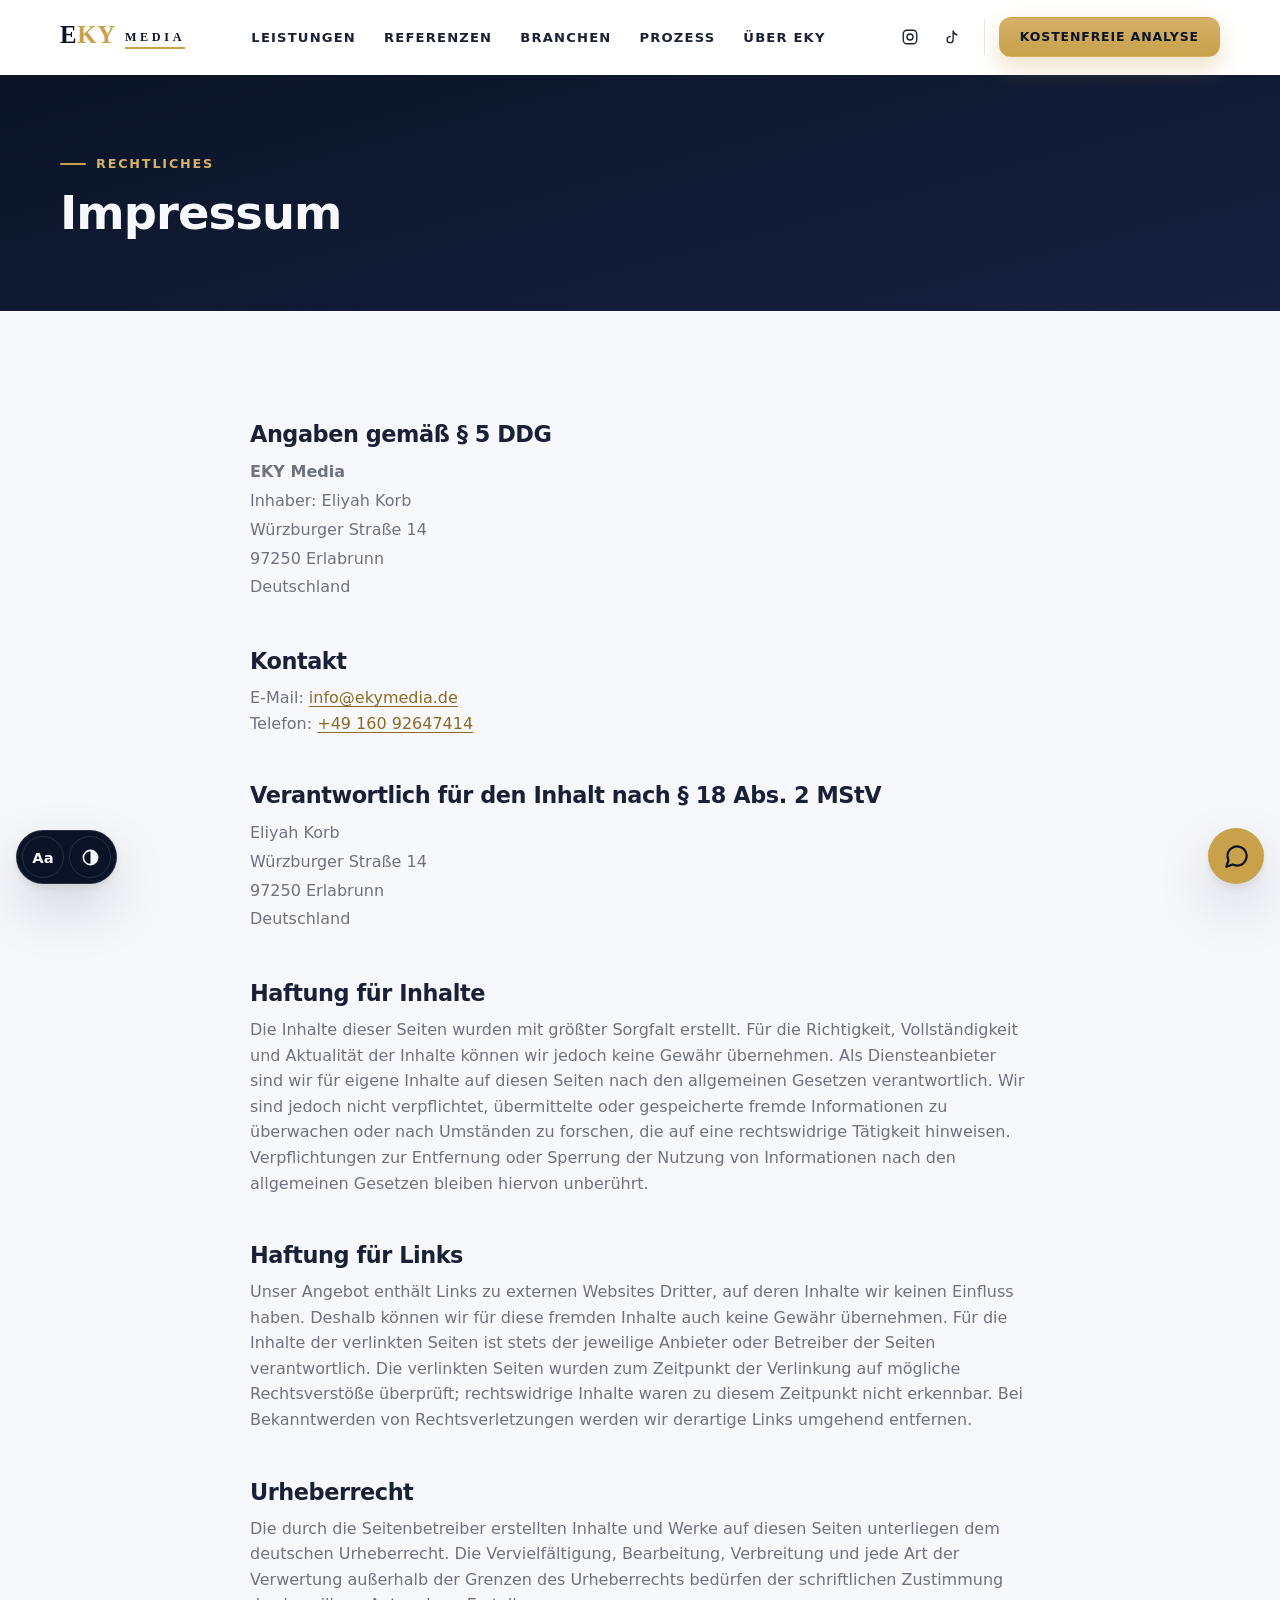
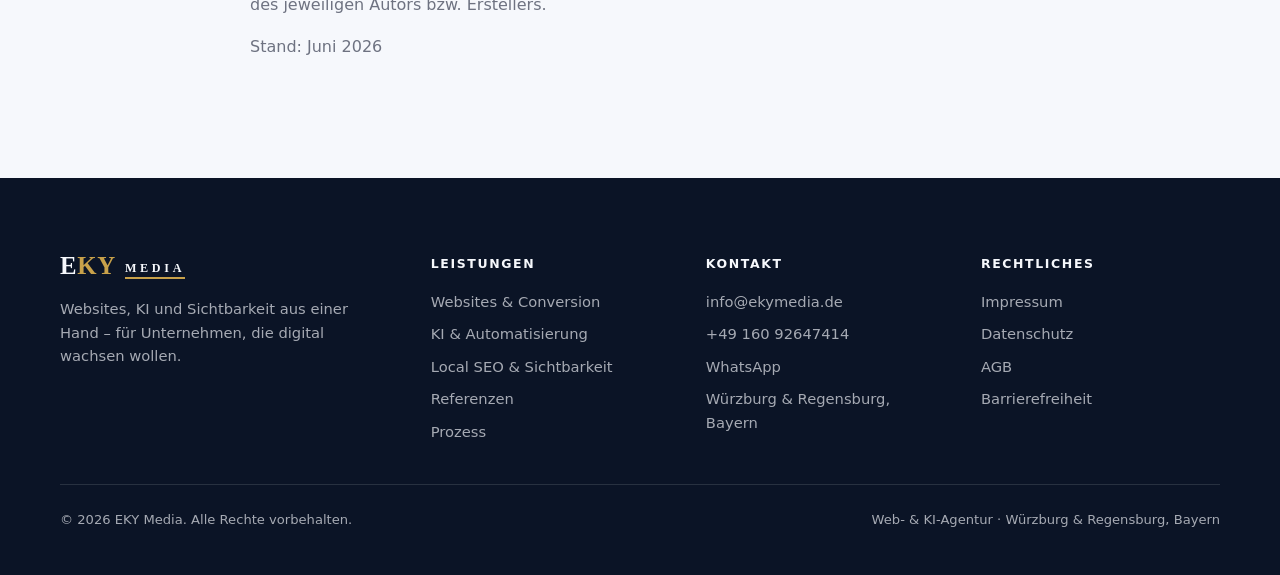
<file: impressum.html>
<!DOCTYPE html>
<html lang="de">
<head>
  <meta charset="UTF-8">
  <meta name="viewport" content="width=device-width, initial-scale=1.0">

  <title>Impressum – EKY Media</title>
  <meta name="description" content="Impressum von EKY Media – Digitalagentur für Websites, KI und Wachstumssysteme in Würzburg und Regensburg, Bayern.">
  <link rel="canonical" href="https://ekymedia.de/impressum.html">
  <meta name="robots" content="noindex, follow">

  <link rel="icon" type="image/svg+xml" href="assets/icons/favicon.svg">
  <meta name="theme-color" content="#0B1426">
  <link rel="stylesheet" href="css/styles.css">

  <script>
    (function () {
      try {
        var s = JSON.parse(localStorage.getItem("eky-a11y")) || {};
        var c = document.documentElement.classList;
        if (s.fs === 1) c.add("fs-md");
        if (s.fs === 2) c.add("fs-lg");
        if (s.hc) c.add("hc");
        if (s.rm) c.add("reduce-motion");
      } catch (e) {}
    })();
  </script>

  <!-- ====================================================================
       CONFIG: ZENTRALE FIRMENDATEN
       Alle rechtlich relevanten Angaben dieser Seite stehen gesammelt im
       Abschnitt "Angaben gemäß § 5 DDG" weiter unten.

       - RECHTSFORM:    Öffentlich wird bewusst "EKY Media – Inhaber:
                        Eliyah Korb" geführt, solange die UG nicht im
                        Handelsregister eingetragen ist (kein falscher
                        Rechtsschein). Nach Eintragung: den auskommentierten
                        UG-Block unten aktivieren und diesen Block entfernen.
       - REGISTERDATEN / UST-ID: Erst nach Eintragung bzw. Erteilung
                        öffentlich anzeigen – Vorlagen stehen als
                        Kommentar im UG-Block unten.
       - ADRESSE:       Würzburger Straße 14, 97250 Erlabrunn
       - KONTAKT:       info@ekymedia.de / +49 160 92647414

       Dieselbe Firmierung wird auch in datenschutz.html und agb.html
       verwendet – dort ebenfalls anpassen.
       ==================================================================== -->
</head>

<body>
  <a class="skip-link" href="#main">Zum Inhalt springen</a>

  <header class="site-header">
    <div class="container site-header__inner">
      <a class="brand" href="index.html#start" aria-label="EKY Media – zur Startseite">
        <span class="brand__eky" aria-hidden="true">E<em>KY</em></span>
        <span class="brand__media" aria-hidden="true">MEDIA</span>
      </a>

      <nav class="main-nav" aria-label="Hauptnavigation">
        <ul class="main-nav__list">
          <li><a class="main-nav__link" href="index.html#leistungen">Leistungen</a></li>
          <li><a class="main-nav__link" href="index.html#referenzen">Referenzen</a></li>
          <li><a class="main-nav__link" href="index.html#branchen">Branchen</a></li>
          <li><a class="main-nav__link" href="index.html#prozess">Prozess</a></li>
          <li><a class="main-nav__link" href="index.html#team">Über EKY</a></li>
        </ul>
      </nav>

      <div class="header-cta">
        <div class="header-socials" data-socials hidden></div>
        <a class="btn btn--gold btn--sm" href="index.html#kontakt">Kostenfreie Analyse</a>
        <button class="nav-toggle" type="button" aria-expanded="false" aria-controls="drawer" aria-label="Menü öffnen">
          <span class="nav-toggle__bar"></span>
          <span class="nav-toggle__bar"></span>
          <span class="nav-toggle__bar"></span>
        </button>
      </div>
    </div>
  </header>

  <!-- Mobile Drawer-Navigation -->
  <div class="drawer-backdrop" aria-hidden="true"></div>
  <nav class="drawer" id="drawer" aria-label="Mobiles Menü">
    <div class="drawer__head">
      <a class="brand" href="index.html#start" aria-label="EKY Media – zur Startseite">
        <span class="brand__eky" aria-hidden="true">E<em>KY</em></span>
        <span class="brand__media" aria-hidden="true">MEDIA</span>
      </a>
      <button class="drawer__close" type="button" aria-label="Menü schließen">×</button>
    </div>

    <div class="drawer__nav">
      <ul>
        <li>
          <a class="drawer__link" href="index.html#leistungen">
            <svg class="icon" viewBox="0 0 24 24" fill="none" stroke="currentColor" stroke-width="2" stroke-linecap="round" stroke-linejoin="round" aria-hidden="true"><rect x="2" y="4" width="20" height="14" rx="2"/><path d="M8 21h8M12 18v3"/></svg>
            Leistungen
          </a>
        </li>
        <li>
          <a class="drawer__link" href="index.html#branchen">
            <svg class="icon" viewBox="0 0 24 24" fill="none" stroke="currentColor" stroke-width="2" stroke-linecap="round" stroke-linejoin="round" aria-hidden="true"><path d="M3 21h18M5 21V7l7-4 7 4v14M9 9h.01M9 13h.01M15 9h.01M15 13h.01M10 21v-4h4v4"/></svg>
            Branchen
          </a>
        </li>
        <li>
          <a class="drawer__link" href="index.html#prozess">
            <svg class="icon" viewBox="0 0 24 24" fill="none" stroke="currentColor" stroke-width="2" stroke-linecap="round" stroke-linejoin="round" aria-hidden="true"><circle cx="12" cy="12" r="10"/><path d="M12 6v6l4 2"/></svg>
            Prozess
          </a>
        </li>
        <li>
          <a class="drawer__link" href="index.html#referenzen">
            <svg class="icon" viewBox="0 0 24 24" fill="none" stroke="currentColor" stroke-width="2" stroke-linecap="round" stroke-linejoin="round" aria-hidden="true"><path d="M12 2l3.1 6.3 6.9 1-5 4.9 1.2 6.8L12 17.8 5.8 21l1.2-6.8-5-4.9 6.9-1L12 2z"/></svg>
            Referenzen
          </a>
        </li>
        <li>
          <a class="drawer__link" href="index.html#recht">
            <svg class="icon" viewBox="0 0 24 24" fill="none" stroke="currentColor" stroke-width="2" stroke-linecap="round" stroke-linejoin="round" aria-hidden="true"><path d="M12 22s8-4 8-10V5l-8-3-8 3v7c0 6 8 10 8 10z"/></svg>
            Recht &amp; Barrierefreiheit
          </a>
        </li>
        <li>
          <a class="drawer__link" href="index.html#kontakt">
            <svg class="icon" viewBox="0 0 24 24" fill="none" stroke="currentColor" stroke-width="2" stroke-linecap="round" stroke-linejoin="round" aria-hidden="true"><path d="M4 4h16c1.1 0 2 .9 2 2v12c0 1.1-.9 2-2 2H4c-1.1 0-2-.9-2-2V6c0-1.1.9-2 2-2z"/><polyline points="22,6 12,13 2,6"/></svg>
            Kontakt
          </a>
        </li>
      </ul>
    </div>

    <div class="drawer__cta">
      <a class="btn btn--gold" href="index.html#kontakt">Kostenfreies Erstgespräch</a>
      <a class="btn btn--outline" href="https://wa.me/4916092647414" data-wa-link target="_blank" rel="noopener noreferrer">
        <svg class="icon" viewBox="0 0 24 24" fill="none" stroke="currentColor" stroke-width="2" stroke-linecap="round" stroke-linejoin="round" aria-hidden="true"><path d="M21 11.5a8.38 8.38 0 0 1-.9 3.8 8.5 8.5 0 0 1-7.6 4.7 8.38 8.38 0 0 1-3.8-.9L3 21l1.9-5.7a8.38 8.38 0 0 1-.9-3.8 8.5 8.5 0 0 1 4.7-7.6 8.38 8.38 0 0 1 3.8-.9h.5a8.48 8.48 0 0 1 8 8v.5z"/></svg>
        Per WhatsApp schreiben
      </a>
      <div class="drawer__socials" data-socials hidden></div>
      <p class="drawer__meta">Würzburg &amp; Regensburg · info@ekymedia.de</p>
    </div>
  </nav>

  <main id="main">
    <div class="page-hero">
      <div class="container">
        <p class="eyebrow">Rechtliches</p>
        <h1>Impressum</h1>
      </div>
    </div>

    <div class="container legal-content">

      <h2>Angaben gemäß § 5 DDG</h2>
      <address>
        <strong>EKY Media</strong><br>
        Inhaber: Eliyah Korb<br>
        Würzburger Straße 14<br>
        97250 Erlabrunn<br>
        Deutschland
      </address>

      <!-- TODO: Nach Handelsregister-Eintragung der UG diesen Block
           aktivieren und den Block oben ersetzen:

      <address>
        <strong>EKY Media UG (haftungsbeschränkt)</strong><br>
        Geschäftsführer: Eliyah Korb<br>
        Würzburger Straße 14<br>
        97250 Erlabrunn<br>
        Deutschland
      </address>

      <h2>Registereintrag</h2>
      <p>
        Registergericht: [Amtsgericht eintragen]<br>
        Registernummer: HRB [Nummer eintragen]
      </p>

      <h2>Umsatzsteuer-ID</h2>
      <p>Umsatzsteuer-Identifikationsnummer gemäß § 27a UStG: [USt-ID eintragen]</p>
      -->

      <h2>Kontakt</h2>
      <p>
        E-Mail: <a href="mailto:info@ekymedia.de">info@ekymedia.de</a><br>
        Telefon: <a href="tel:+4916092647414">+49 160 92647414</a>
      </p>

      <h2>Verantwortlich für den Inhalt nach § 18 Abs. 2 MStV</h2>
      <address>
        Eliyah Korb<br>
        Würzburger Straße 14<br>
        97250 Erlabrunn<br>
        Deutschland
      </address>

      <h2>Haftung für Inhalte</h2>
      <p>Die Inhalte dieser Seiten wurden mit größter Sorgfalt erstellt. Für die Richtigkeit, Vollständigkeit und Aktualität der Inhalte können wir jedoch keine Gewähr übernehmen. Als Diensteanbieter sind wir für eigene Inhalte auf diesen Seiten nach den allgemeinen Gesetzen verantwortlich. Wir sind jedoch nicht verpflichtet, übermittelte oder gespeicherte fremde Informationen zu überwachen oder nach Umständen zu forschen, die auf eine rechtswidrige Tätigkeit hinweisen. Verpflichtungen zur Entfernung oder Sperrung der Nutzung von Informationen nach den allgemeinen Gesetzen bleiben hiervon unberührt.</p>

      <h2>Haftung für Links</h2>
      <p>Unser Angebot enthält Links zu externen Websites Dritter, auf deren Inhalte wir keinen Einfluss haben. Deshalb können wir für diese fremden Inhalte auch keine Gewähr übernehmen. Für die Inhalte der verlinkten Seiten ist stets der jeweilige Anbieter oder Betreiber der Seiten verantwortlich. Die verlinkten Seiten wurden zum Zeitpunkt der Verlinkung auf mögliche Rechtsverstöße überprüft; rechtswidrige Inhalte waren zu diesem Zeitpunkt nicht erkennbar. Bei Bekanntwerden von Rechtsverletzungen werden wir derartige Links umgehend entfernen.</p>

      <h2>Urheberrecht</h2>
      <p>Die durch die Seitenbetreiber erstellten Inhalte und Werke auf diesen Seiten unterliegen dem deutschen Urheberrecht. Die Vervielfältigung, Bearbeitung, Verbreitung und jede Art der Verwertung außerhalb der Grenzen des Urheberrechts bedürfen der schriftlichen Zustimmung des jeweiligen Autors bzw. Erstellers.</p>

      <!-- Interner Hinweis: Impressum vor Änderungen an Rechtsform/Anschrift
           auf Vollständigkeit prüfen (siehe CONFIG-Kommentar im <head>). -->
      <p>Stand: Juni 2026</p>
    </div>
  </main>

  <!-- Accessibility-Widget: fixierte Navy-Pille unten links -->
  <div class="a11y-widget" role="toolbar" aria-label="Barrierefreiheit">
    <button type="button" data-a11y="font" data-level="0" aria-pressed="false" aria-label="Schriftgröße ändern (aktuell: Standard)">
      <span aria-hidden="true">Aa</span>
    </button>
    <button type="button" data-a11y="contrast" aria-pressed="false" aria-label="Kontrastmodus umschalten">
      <svg class="icon" viewBox="0 0 24 24" fill="none" stroke="currentColor" stroke-width="2" aria-hidden="true"><circle cx="12" cy="12" r="9"/><path d="M12 3a9 9 0 0 1 0 18z" fill="currentColor" stroke="none"/></svg>
    </button>
  </div>

  <!-- WhatsApp (unten rechts) -->
  <a class="wa-fab" href="https://wa.me/4916092647414" data-wa-link target="_blank" rel="noopener noreferrer" aria-label="Per WhatsApp Kontakt aufnehmen (öffnet externen Dienst)">
    <svg class="icon" viewBox="0 0 24 24" fill="none" stroke="currentColor" stroke-width="2" stroke-linecap="round" stroke-linejoin="round" aria-hidden="true"><path d="M21 11.5a8.38 8.38 0 0 1-.9 3.8 8.5 8.5 0 0 1-7.6 4.7 8.38 8.38 0 0 1-3.8-.9L3 21l1.9-5.7a8.38 8.38 0 0 1-.9-3.8 8.5 8.5 0 0 1 4.7-7.6 8.38 8.38 0 0 1 3.8-.9h.5a8.48 8.48 0 0 1 8 8v.5z"/></svg>
  </a>

  <footer class="site-footer">
    <div class="container">
      <div class="footer-grid">
        <div class="footer-brand">
          <a class="brand" href="index.html#start" aria-label="EKY Media – zur Startseite">
        <span class="brand__eky" aria-hidden="true">E<em>KY</em></span>
        <span class="brand__media" aria-hidden="true">MEDIA</span>
      </a>
          <p>Websites, KI und Sichtbarkeit aus einer Hand – für Unternehmen, die digital wachsen wollen.</p>
        </div>

        <details class="footer-col" open>
          <summary>Leistungen</summary>
          <ul>
            <li><a href="index.html#leistungen">Websites &amp; Conversion</a></li>
            <li><a href="index.html#leistungen">KI &amp; Automatisierung</a></li>
            <li><a href="index.html#leistungen">Local SEO &amp; Sichtbarkeit</a></li>
            <li><a href="index.html#referenzen">Referenzen</a></li>
            <li><a href="index.html#prozess">Prozess</a></li>
          </ul>
        </details>

        <details class="footer-col" open>
          <summary>Kontakt</summary>
          <ul>
            <li><a href="mailto:info@ekymedia.de">info@ekymedia.de</a></li>
            <li><a href="tel:+4916092647414">+49 160 92647414</a></li>
            <li><a href="https://wa.me/4916092647414" data-wa-link target="_blank" rel="noopener noreferrer">WhatsApp</a></li>
            <li>Würzburg &amp; Regensburg, Bayern</li>
          </ul>
        </details>

        <details class="footer-col" open>
          <summary>Rechtliches</summary>
          <ul>
            <li><a href="impressum.html">Impressum</a></li>
            <li><a href="datenschutz.html">Datenschutz</a></li>
            <li><a href="agb.html">AGB</a></li>
            <li><a href="barrierefreiheit.html">Barrierefreiheit</a></li>
          </ul>
        </details>
      </div>

      <div class="footer-meta">
        <p>© 2026 EKY Media. Alle Rechte vorbehalten.</p>
        <p>Web- &amp; KI-Agentur · Würzburg &amp; Regensburg, Bayern</p>
      </div>
    </div>
  </footer>

  <script src="js/main.js"></script>
</body>
</html>
</file>
<file: css/styles.css>
/* ==========================================================================
   EKY Media – Stylesheet (Redesign: Navy / Gold / Off-White)
   Statische Website, keine Frameworks, keine externen Fonts.

   Struktur:
   1. Design-Tokens & Accessibility-Modi (fs-md, fs-lg, hc, reduce-motion)
   2. Basis & Typografie
   3. Header & Navigation (Desktop + Drawer)
   4. Buttons & gemeinsame Komponenten
   5. Sektionen: Hero, Pain-Points, Leistungen, Referenzen, Branchen,
      Prozess, Warum-EKY, Recht, Team, FAQ, Kontakt
   6. Footer (Accordion auf Mobile)
   7. Schwebende Elemente: Accessibility-Widget (links), WhatsApp (rechts)
   8. Unterseiten & 404
   9. Responsive & Motion
   ========================================================================== */

/* --------------------------------------------------------------------------
   1. Design-Tokens & Accessibility-Modi
   -------------------------------------------------------------------------- */

:root {
  --bg: #F6F8FC;
  --surface: #FFFFFF;
  --surface-soft: #EDF0F7;

  --blue: #0B1426;
  --blue-2: #101A33;
  --blue-3: #152040;

  --gold: #C8A14A;
  --gold-hover: #D4B06A;
  --gold-soft: rgba(200, 161, 74, 0.18);

  --text: #1A2035;
  --muted: rgba(26, 32, 53, 0.62);
  --border: rgba(26, 32, 53, 0.10);

  --white: #FFFFFF;
  --focus: #C8A14A;

  /* Text auf dunklen Flächen */
  --on-blue: #F6F8FC;
  --on-blue-muted: rgba(246, 248, 252, 0.66);
  --on-blue-border: rgba(246, 248, 252, 0.12);

  /* Gold mit ausreichendem Kontrast auf hellem Grund (für Textakzente) */
  --gold-text: #8a6c25;

  --font-sans: ui-sans-serif, system-ui, -apple-system, "Segoe UI", Roboto,
    "Helvetica Neue", Arial, "Noto Sans", sans-serif;

  --radius: 16px;
  --radius-sm: 12px;
  --radius-pill: 999px;
  --shadow: 0 1px 2px rgba(11, 20, 38, 0.05), 0 10px 30px rgba(11, 20, 38, 0.07);
  --shadow-lift: 0 4px 8px rgba(11, 20, 38, 0.08), 0 24px 56px rgba(11, 20, 38, 0.16);

  --container: 1160px;
  --header-h: 74px;
}

/* Schriftgrößen-Stufen (Accessibility-Widget) */
html.fs-md { font-size: 18px; }
html.fs-lg { font-size: 20px; }

/* Kontrastmodus (Accessibility-Widget) */
html.hc {
  --bg: #000000;
  --surface: #ffffff;
  --surface-soft: #f0f0f0;
  --text: #000000;
  --muted: rgba(0, 0, 0, 0.85);
  --blue: #000000;
  --blue-2: #000000;
  --blue-3: #111111;
  --gold: #FFD700;
  --gold-hover: #FFE44D;
  --gold-soft: rgba(255, 215, 0, 0.25);
  --gold-text: #5c4a00;
  --border: rgba(0, 0, 0, 0.35);
  --on-blue: #ffffff;
  --on-blue-muted: rgba(255, 255, 255, 0.92);
  --on-blue-border: rgba(255, 255, 255, 0.45);
}

html.hc body { background: var(--surface); }

/* Bewegung reduzieren (Widget) */
html.reduce-motion *,
html.reduce-motion *::before,
html.reduce-motion *::after {
  animation-duration: 0.001s !important;
  animation-iteration-count: 1 !important;
  transition-duration: 0.001s !important;
  scroll-behavior: auto !important;
}

html.reduce-motion .reveal {
  opacity: 1 !important;
  transform: none !important;
}

/* --------------------------------------------------------------------------
   2. Basis & Typografie
   -------------------------------------------------------------------------- */

*,
*::before,
*::after { box-sizing: border-box; }

html {
  scroll-behavior: smooth;
  scroll-padding-top: calc(var(--header-h) + 16px);
}

body {
  margin: 0;
  background: var(--bg);
  color: var(--text);
  font-family: var(--font-sans);
  line-height: 1.6;
  -webkit-font-smoothing: antialiased;
  text-rendering: optimizeLegibility;
}

img, svg { max-width: 100%; height: auto; display: block; }

a { color: var(--gold-text); text-underline-offset: 3px; }
a:hover { color: var(--text); }

::selection { background: var(--gold); color: var(--blue); }

:focus-visible {
  outline: 3px solid var(--focus);
  outline-offset: 3px;
  border-radius: 4px;
}

.skip-link {
  position: absolute;
  top: -100px;
  left: 16px;
  z-index: 1000;
  background: var(--blue);
  color: var(--on-blue);
  padding: 12px 20px;
  border-radius: 0 0 10px 10px;
  font-weight: 600;
  text-decoration: none;
  transition: top 0.15s ease;
}

.skip-link:focus { top: 0; color: var(--on-blue); }

h1, h2, h3, h4 {
  line-height: 1.1;
  letter-spacing: -0.02em;
  margin: 0 0 0.5em;
  font-weight: 800;
  text-wrap: balance;
}

h1 { font-size: clamp(2.5rem, 5.8vw, 4.5rem); }
h2 { font-size: clamp(1.9rem, 3.6vw, 3rem); }
h3 { font-size: clamp(1.1rem, 1.7vw, 1.3rem); font-weight: 700; }

p { margin: 0 0 1em; }

.container {
  width: min(var(--container), 100% - 44px);
  margin-inline: auto;
}

.section { padding: clamp(64px, 8.5vw, 116px) 0; }
.section--white { background: var(--surface); }
.section--blue { background: var(--blue); color: var(--on-blue); }
.section--blue a { color: var(--gold-hover); }
.section--blue a:hover { color: var(--on-blue); }

.section-head { max-width: 720px; margin-bottom: clamp(36px, 4.5vw, 56px); }
.section-head--center { margin-inline: auto; text-align: center; }

.eyebrow {
  display: inline-flex;
  align-items: center;
  gap: 10px;
  font-size: 0.8rem;
  font-weight: 700;
  letter-spacing: 0.14em;
  text-transform: uppercase;
  color: var(--gold-text);
  margin-bottom: 14px;
}

.eyebrow::before {
  content: "";
  width: 26px;
  height: 2px;
  background: var(--gold);
  border-radius: 2px;
}

.section--blue .eyebrow { color: var(--gold-hover); }

.eyebrow__num {
  font-family: Georgia, "Times New Roman", serif;
  font-style: italic;
  font-weight: 500;
  font-size: 1.05em;
  letter-spacing: 0;
  text-transform: none;
  color: var(--gold);
}

.lead {
  font-size: 1.1rem;
  color: var(--muted);
  max-width: 58ch;
}

.section--blue .lead { color: var(--on-blue-muted); }

.visually-hidden {
  position: absolute;
  width: 1px; height: 1px;
  margin: -1px; padding: 0;
  overflow: hidden;
  clip: rect(0 0 0 0);
  white-space: nowrap;
  border: 0;
}

.icon { width: 22px; height: 22px; flex-shrink: 0; }

/* --------------------------------------------------------------------------
   3. Header & Navigation
   -------------------------------------------------------------------------- */

.site-header {
  position: sticky;
  top: 0;
  z-index: 100;
  background: color-mix(in srgb, var(--surface) 92%, transparent);
  backdrop-filter: blur(12px);
  -webkit-backdrop-filter: blur(12px);
  border-bottom: 1px solid transparent;
  transition: border-color 0.2s ease;
}

.site-header.is-scrolled { border-bottom-color: var(--border); }

.site-header__inner {
  display: flex;
  align-items: center;
  justify-content: space-between;
  gap: 20px;
  min-height: var(--header-h);
}

/* Wortmarke nach Logo-Vorlage: "E" Navy, "KY" Gold, "MEDIA" Navy, Serife */
.brand {
  display: inline-flex;
  align-items: baseline;
  gap: 9px;
  text-decoration: none;
  font-family: Georgia, "Times New Roman", "Palatino Linotype", serif;
  line-height: 1;
}

.brand__eky {
  font-size: 1.55rem;
  font-weight: 600;
  letter-spacing: 0.03em;
  color: var(--blue);
}

.brand__eky em {
  font-style: normal;
  color: var(--gold);
}

.brand__media {
  font-size: 0.76rem;
  font-weight: 600;
  letter-spacing: 0.3em;
  color: var(--blue);
  border-bottom: 2px solid var(--gold);
  padding-bottom: 3px;
  transform: translateY(-2px);
}

/* Wortmarke auf dunklen Flächen */
.drawer .brand__eky,
.drawer .brand__media,
.footer-brand .brand__eky,
.footer-brand .brand__media {
  color: var(--on-blue);
}

.main-nav__list {
  display: flex;
  align-items: center;
  gap: 2px;
  list-style: none;
  margin: 0;
  padding: 0;
}

.main-nav__link {
  position: relative;
  display: inline-block;
  padding: 10px 13px;
  color: var(--text);
  text-decoration: none;
  font-weight: 700;
  font-size: 0.82rem;
  letter-spacing: 0.09em;
  text-transform: uppercase;
}

/* Gold-Unterstreichung wächst beim Hover von links */
.main-nav__link::after {
  content: "";
  position: absolute;
  left: 13px;
  right: 13px;
  bottom: 5px;
  height: 2px;
  background: var(--gold);
  transform: scaleX(0);
  transform-origin: left;
  transition: transform 0.2s ease;
}

.main-nav__link:hover { color: var(--blue); }
.main-nav__link:hover::after,
.main-nav__link:focus-visible::after { transform: scaleX(1); }

.header-cta { display: flex; align-items: center; gap: 14px; }

/* Social-Icons im Header (werden per JS aus der Konfiguration befüllt) */
.header-socials {
  display: flex;
  align-items: center;
  gap: 6px;
  padding-right: 14px;
  border-right: 1px solid var(--border);
}

.header-socials a {
  width: 36px;
  height: 36px;
  border-radius: 50%;
  display: grid;
  place-items: center;
  color: var(--text);
  transition: color 0.15s ease, background-color 0.15s ease;
}

.header-socials a:hover {
  color: var(--gold-text);
  background: var(--gold-soft);
}

.header-socials .icon { width: 18px; height: 18px; }

.nav-toggle {
  display: none;
  flex-direction: column;
  justify-content: center;
  align-items: center;
  gap: 5px;
  width: 46px;
  height: 46px;
  padding: 0;
  border: 1px solid var(--border);
  border-radius: 12px;
  background: var(--surface);
  cursor: pointer;
}

.nav-toggle__bar {
  display: block;
  width: 20px;
  height: 2px;
  border-radius: 2px;
  background: var(--text);
  transition: transform 0.2s ease, opacity 0.2s ease;
}

.nav-toggle[aria-expanded="true"] .nav-toggle__bar:nth-child(1) { transform: translateY(7px) rotate(45deg); }
.nav-toggle[aria-expanded="true"] .nav-toggle__bar:nth-child(2) { opacity: 0; }
.nav-toggle[aria-expanded="true"] .nav-toggle__bar:nth-child(3) { transform: translateY(-7px) rotate(-45deg); }

/* Drawer (Mobile) */
.drawer-backdrop {
  position: fixed;
  inset: 0;
  z-index: 110;
  background: rgba(11, 20, 38, 0.5);
  opacity: 0;
  visibility: hidden;
  transition: opacity 0.25s ease, visibility 0.25s;
}

.drawer-backdrop.is-open { opacity: 1; visibility: visible; }

.drawer {
  position: fixed;
  top: 0;
  right: 0;
  bottom: 0;
  z-index: 120;
  width: min(380px, 92vw);
  background: var(--blue);
  color: var(--on-blue);
  display: flex;
  flex-direction: column;
  transform: translateX(102%);
  visibility: hidden;
  transition: transform 0.3s cubic-bezier(0.32, 0.72, 0.2, 1), visibility 0.3s;
  overflow-y: auto;
  overscroll-behavior: contain;
}

.drawer.is-open { transform: none; visibility: visible; }

.drawer__head {
  display: flex;
  align-items: center;
  justify-content: space-between;
  padding: 18px 22px;
  border-bottom: 1px solid var(--on-blue-border);
}



.drawer__close {
  width: 42px;
  height: 42px;
  border-radius: 50%;
  border: 1px solid var(--on-blue-border);
  background: transparent;
  color: var(--on-blue);
  font-size: 1.3rem;
  line-height: 1;
  cursor: pointer;
  display: grid;
  place-items: center;
}

.drawer__nav { padding: 14px 12px; flex: 1; }

.drawer__nav ul { list-style: none; margin: 0; padding: 0; }

.drawer__link {
  display: flex;
  align-items: center;
  gap: 14px;
  padding: 15px 14px;
  border-radius: var(--radius-sm);
  color: var(--on-blue);
  text-decoration: none;
  font-weight: 600;
  font-size: 1.08rem;
}

.drawer__link:hover,
.drawer__link:focus-visible { background: var(--blue-3); color: var(--on-blue); }

.drawer__link .icon { color: var(--gold); }

.drawer__cta {
  padding: 18px 22px 26px;
  border-top: 1px solid var(--on-blue-border);
  display: grid;
  gap: 10px;
}

.drawer__meta {
  margin: 10px 0 0;
  font-size: 0.85rem;
  color: var(--on-blue-muted);
  text-align: center;
}

.drawer__socials {
  display: flex;
  justify-content: center;
  gap: 10px;
  margin-top: 6px;
}

.drawer__socials a {
  width: 42px;
  height: 42px;
  border-radius: 50%;
  border: 1px solid var(--on-blue-border);
  display: grid;
  place-items: center;
  color: var(--on-blue-muted);
  transition: border-color 0.15s ease, color 0.15s ease;
}

.drawer__socials a:hover { border-color: var(--gold); color: var(--gold-hover); }
.drawer__socials .icon { width: 19px; height: 19px; }

/* --------------------------------------------------------------------------
   4. Buttons & gemeinsame Komponenten
   -------------------------------------------------------------------------- */

.btn {
  display: inline-flex;
  align-items: center;
  justify-content: center;
  gap: 9px;
  padding: 16px 28px;
  border-radius: 12px;
  font-family: inherit;
  font-size: 0.86rem;
  font-weight: 800;
  letter-spacing: 0.07em;
  text-transform: uppercase;
  line-height: 1.2;
  text-decoration: none;
  cursor: pointer;
  border: 1px solid transparent;
  transition: transform 0.15s ease, background-color 0.15s ease, border-color 0.15s ease, box-shadow 0.15s ease;
}

.btn:hover { transform: translateY(-1px); }

.btn--gold {
  background: linear-gradient(180deg, var(--gold-hover), var(--gold));
  color: var(--blue);
  box-shadow: 0 10px 24px rgba(200, 161, 74, 0.32);
}
.btn--gold:hover {
  background: linear-gradient(180deg, #E0BE7C, var(--gold-hover));
  color: var(--blue);
  box-shadow: 0 14px 30px rgba(200, 161, 74, 0.42);
}

.btn--navy {
  background: var(--blue);
  color: var(--on-blue);
}
.btn--navy:hover { background: var(--blue-3); color: var(--on-blue); }

.btn--outline {
  background: transparent;
  color: var(--text);
  border-color: var(--border);
}
.btn--outline:hover { border-color: var(--text); color: var(--text); }

.section--blue .btn--outline,
.drawer .btn--outline {
  color: var(--on-blue);
  border-color: var(--on-blue-border);
}
.section--blue .btn--outline:hover,
.drawer .btn--outline:hover { border-color: var(--gold); color: var(--on-blue); }

.btn--sm { padding: 12px 20px; font-size: 0.78rem; }

.btn .icon { width: 18px; height: 18px; }

/* Accordion-Basis (FAQ, Leistungen-Details, Recht, Footer mobil) */
.acc {
  border: 1px solid var(--border);
  border-radius: var(--radius-sm);
  background: var(--surface);
}

.acc summary {
  list-style: none;
  cursor: pointer;
  display: flex;
  align-items: center;
  justify-content: space-between;
  gap: 14px;
  padding: 17px 20px;
  font-weight: 700;
  font-size: 1rem;
}

.acc summary::-webkit-details-marker { display: none; }

.acc summary::after {
  content: "";
  width: 9px;
  height: 9px;
  border-right: 2px solid var(--gold-text);
  border-bottom: 2px solid var(--gold-text);
  transform: rotate(45deg);
  transition: transform 0.2s ease;
  flex-shrink: 0;
  margin-right: 2px;
}

.acc[open] summary::after { transform: rotate(225deg); }

.acc__body {
  padding: 0 20px 18px;
  color: var(--muted);
  font-size: 0.97rem;
}

.acc__body p { margin: 0 0 0.7em; }
.acc__body p:last-child { margin-bottom: 0; }
.acc__body ul { margin: 0; padding-left: 20px; }
.acc__body li { margin-bottom: 5px; }

/* CTA-Band */
.cta-band {
  margin-top: clamp(40px, 5vw, 64px);
  display: flex;
  flex-wrap: wrap;
  align-items: center;
  justify-content: space-between;
  gap: 18px;
  background: var(--blue);
  color: var(--on-blue);
  border-radius: var(--radius);
  padding: 26px 30px;
  box-shadow: var(--shadow-lift);
}

.cta-band--soft {
  background: var(--surface);
  color: var(--text);
  border: 1px solid var(--border);
  box-shadow: var(--shadow);
}

.cta-band p { margin: 0; font-weight: 700; font-size: 1.05rem; max-width: 48ch; }

.cta-band small {
  display: block;
  font-weight: 400;
  font-size: 0.85rem;
  margin-top: 3px;
  color: var(--on-blue-muted);
}

.cta-band--soft small { color: var(--muted); }

/* Scroll-Reveal */
.reveal {
  opacity: 0;
  transform: translateY(16px);
  transition: opacity 0.5s ease, transform 0.5s ease;
}

.reveal.is-visible { opacity: 1; transform: none; }

/* --------------------------------------------------------------------------
   5. Sektionen
   -------------------------------------------------------------------------- */

/* ---- Hero (Navy, visuell) ---- */

.hero {
  background:
    radial-gradient(900px 480px at 85% -10%, rgba(200, 161, 74, 0.14), transparent 60%),
    linear-gradient(165deg, var(--blue) 0%, var(--blue-2) 55%, var(--blue-3) 100%);
  color: var(--on-blue);
  padding: clamp(60px, 8vw, 104px) 0 clamp(64px, 8vw, 110px);
  overflow: clip;
}

.hero__grid {
  display: grid;
  grid-template-columns: minmax(0, 1.06fr) minmax(0, 0.94fr);
  gap: clamp(40px, 5vw, 72px);
  align-items: center;
}

.hero .eyebrow { color: var(--gold-hover); }
.hero .eyebrow::before { background: var(--gold); }

.hero h1 { margin-bottom: 0.4em; }

/* Serifen-Akzent in der Headline – greift die Wortmarke auf */
.hero h1 em {
  font-family: Georgia, "Times New Roman", serif;
  font-style: italic;
  font-weight: 500;
  color: var(--gold-hover);
  letter-spacing: 0;
}

.hero__sub {
  font-size: 1.12rem;
  color: var(--on-blue-muted);
  max-width: 52ch;
  margin-bottom: 1.6em;
}

.hero__actions {
  display: flex;
  flex-wrap: wrap;
  gap: 12px;
  margin-bottom: 30px;
}

.hero__chips {
  display: flex;
  flex-wrap: wrap;
  gap: 8px;
  list-style: none;
  margin: 0;
  padding: 0;
}

.hero__chips li {
  display: inline-flex;
  align-items: center;
  gap: 7px;
  font-size: 0.84rem;
  font-weight: 600;
  color: var(--on-blue-muted);
  border: 1px solid var(--on-blue-border);
  border-radius: var(--radius-pill);
  padding: 7px 14px;
}

.hero__chips .icon { width: 14px; height: 14px; color: var(--gold); }

/* Hero-Visual: Browser-Mockup + schwebende Badges */
.hero__visual { position: relative; }

/* Goldener Glow hinter dem Mockup für Tiefe */
.hero__visual::before {
  content: "";
  position: absolute;
  inset: -10% -6%;
  background: radial-gradient(closest-side, rgba(200, 161, 74, 0.16), transparent 70%);
  filter: blur(8px);
  pointer-events: none;
}

/* Dezente Perspektive, richtet sich beim Hover auf */
.hero__visual .mockup {
  transform: perspective(1400px) rotateY(-7deg) rotateX(2deg);
  transition: transform 0.45s ease;
}

.hero__visual:hover .mockup { transform: perspective(1400px) rotateY(0deg) rotateX(0deg); }

.mockup {
  background: var(--blue-2);
  border-radius: var(--radius);
  box-shadow: var(--shadow-lift);
  overflow: hidden;
  border: 1px solid var(--on-blue-border);
}

.mockup__bar {
  display: flex;
  align-items: center;
  gap: 7px;
  padding: 12px 16px;
  border-bottom: 1px solid var(--on-blue-border);
}

.mockup__dot { width: 8px; height: 8px; border-radius: 50%; background: var(--on-blue-border); }

.mockup__url {
  margin-left: 8px;
  font-size: 0.72rem;
  color: var(--on-blue-muted);
  background: var(--blue-3);
  border-radius: 7px;
  padding: 4px 12px;
}

.mockup__body { padding: 24px 22px 28px; display: grid; gap: 16px; }

.mockup__headline {
  height: 13px;
  width: 70%;
  border-radius: 7px;
  background: linear-gradient(90deg, var(--gold), var(--gold-hover));
}

.mockup__line { height: 8px; border-radius: 4px; background: var(--blue-3); }
.mockup__line--short { width: 52%; }

.mockup__cta {
  height: 38px;
  width: 190px;
  border-radius: 10px;
  background: linear-gradient(180deg, var(--gold-hover), var(--gold));
  display: grid;
  place-items: center;
  color: var(--blue);
  font-size: 0.74rem;
  font-weight: 800;
  letter-spacing: 0.06em;
  text-transform: uppercase;
}

/* Abstraktes Wachstums-Chart (dekorativ, keine echten Kennzahlen) */
.mockup__bars {
  display: flex;
  align-items: flex-end;
  gap: 8px;
  height: 56px;
  padding: 4px 2px 0;
}

.mockup__bars span {
  flex: 1;
  border-radius: 4px 4px 2px 2px;
  background: linear-gradient(180deg, var(--gold), rgba(200, 161, 74, 0.25));
}

.mockup__bars span:nth-child(1) { height: 28%; opacity: 0.45; }
.mockup__bars span:nth-child(2) { height: 40%; opacity: 0.55; }
.mockup__bars span:nth-child(3) { height: 36%; opacity: 0.65; }
.mockup__bars span:nth-child(4) { height: 58%; opacity: 0.78; }
.mockup__bars span:nth-child(5) { height: 74%; opacity: 0.9; }
.mockup__bars span:nth-child(6) { height: 100%; }

.mockup__toast {
  display: inline-flex;
  align-items: center;
  gap: 9px;
  width: fit-content;
  background: var(--blue-3);
  border: 1px solid var(--on-blue-border);
  border-radius: 10px;
  padding: 9px 14px;
  font-size: 0.74rem;
  font-weight: 700;
  color: var(--on-blue);
}

.mockup__toast-dot {
  width: 8px;
  height: 8px;
  border-radius: 50%;
  background: var(--gold);
  box-shadow: 0 0 0 3px rgba(200, 161, 74, 0.25);
}

.hero__badge {
  position: absolute;
  background: var(--surface);
  color: var(--text);
  border-radius: var(--radius-sm);
  box-shadow: var(--shadow-lift);
  padding: 13px 16px;
  display: flex;
  align-items: center;
  gap: 11px;
  font-size: 0.85rem;
  font-weight: 700;
  line-height: 1.3;
}

.hero__badge small { display: block; font-weight: 500; color: var(--muted); font-size: 0.78rem; }

.hero__badge .icon { color: var(--gold-text); width: 26px; height: 26px; }

.hero__badge--tl { top: -18px; left: -22px; }
.hero__badge--br { bottom: -20px; right: -14px; }

/* ---- Pain-Points (kompakt) ---- */

.pain-grid {
  display: grid;
  grid-template-columns: repeat(3, minmax(0, 1fr));
  gap: 14px;
}

.pain {
  display: flex;
  align-items: flex-start;
  gap: 14px;
  background: var(--surface);
  border: 1px solid var(--border);
  border-radius: var(--radius-sm);
  padding: 18px 20px;
  box-shadow: var(--shadow);
}

.pain .icon {
  color: var(--gold-text);
  margin-top: 2px;
}

.pain strong { display: block; font-size: 0.98rem; margin-bottom: 2px; }
.pain span { color: var(--muted); font-size: 0.9rem; line-height: 1.45; display: block; }

/* ---- Leistungen (editoriale Reihen mit Detail-Panel) ---- */

.service {
  display: grid;
  grid-template-columns: 110px minmax(0, 1fr) minmax(0, 1.05fr);
  gap: clamp(18px, 3vw, 48px);
  align-items: start;
  padding: clamp(30px, 4vw, 52px) 0;
  border-top: 1px solid var(--border);
  transition: background-color 0.25s ease;
}

.service:last-of-type { border-bottom: 1px solid var(--border); }

/* Große Serifen-Ziffer als editorialer Anker */
.service__num {
  font-family: Georgia, "Times New Roman", serif;
  font-style: italic;
  font-size: clamp(2.4rem, 4vw, 3.4rem);
  font-weight: 500;
  line-height: 1;
  color: rgba(26, 32, 53, 0.18);
  transition: color 0.25s ease;
}

.service:hover .service__num { color: var(--gold); }

.service__head {
  display: flex;
  align-items: center;
  gap: 16px;
  margin-bottom: 12px;
}

.service__icon {
  width: 52px;
  height: 52px;
  border-radius: 50%;
  background: var(--gold-soft);
  border: 1px solid rgba(200, 161, 74, 0.35);
  color: var(--gold-text);
  display: grid;
  place-items: center;
  flex-shrink: 0;
}

.service__icon .icon { width: 24px; height: 24px; }

.service h3 { font-size: clamp(1.4rem, 2.4vw, 1.8rem); margin: 0; }

.service__pitch { color: var(--muted); margin: 0; font-size: 1rem; max-width: 42ch; }

.service__tags {
  display: flex;
  flex-wrap: wrap;
  gap: 8px;
  list-style: none;
  margin: 18px 0 0;
  padding: 0;
}

.service__tags li {
  font-size: 0.7rem;
  font-weight: 700;
  letter-spacing: 0.08em;
  text-transform: uppercase;
  color: var(--muted);
  border: 1px solid var(--border);
  border-radius: var(--radius-pill);
  padding: 6px 13px;
  transition: border-color 0.2s ease, color 0.2s ease;
}

.service:hover .service__tags li { border-color: rgba(200, 161, 74, 0.45); color: var(--text); }

/* Detail-Panel rechts: Hairline-Liste statt Akkordeon */
.service-panel {
  background: var(--bg);
  border: 1px solid var(--border);
  border-radius: var(--radius);
  padding: 26px 28px 24px;
  transition: border-color 0.25s ease, box-shadow 0.25s ease;
}

.service:hover .service-panel {
  border-color: rgba(200, 161, 74, 0.35);
  box-shadow: var(--shadow);
}

.service-panel h4 {
  font-size: 0.72rem;
  font-weight: 800;
  letter-spacing: 0.14em;
  text-transform: uppercase;
  color: var(--gold-text);
  margin: 0 0 6px;
}

.service-panel__list {
  list-style: none;
  margin: 0;
  padding: 0;
}

.service-panel__list li {
  display: flex;
  align-items: baseline;
  gap: 12px;
  padding: 11px 0;
  border-bottom: 1px solid var(--border);
  font-size: 0.95rem;
  color: var(--text);
}

.service-panel__list li::before {
  content: "—";
  color: var(--gold);
  font-weight: 700;
  flex-shrink: 0;
}

.service-panel__fit {
  margin: 16px 0 0;
  padding: 12px 16px;
  border-left: 3px solid var(--gold);
  background: var(--gold-soft);
  border-radius: 0 10px 10px 0;
  font-size: 0.9rem;
  color: var(--text);
}

.service-panel__fit strong { color: var(--gold-text); }

/* ---- Referenzen / Beispielprojekte (Navy) ---- */

.work-grid {
  display: grid;
  grid-template-columns: repeat(3, minmax(0, 1fr));
  gap: 18px;
}

.work-card {
  background: var(--blue-2);
  border: 1px solid var(--on-blue-border);
  border-radius: var(--radius);
  overflow: hidden;
  display: flex;
  flex-direction: column;
  transition: transform 0.25s ease, border-color 0.25s ease;
}

.work-card:hover { transform: translateY(-4px); border-color: rgba(200, 161, 74, 0.45); }

.work-card__media {
  aspect-ratio: 16 / 10;
  overflow: hidden;
  border-bottom: 1px solid var(--on-blue-border);
}

.work-card__media img {
  width: 100%;
  height: 100%;
  object-fit: cover;
  transition: transform 0.45s ease;
}

.work-card:hover .work-card__media img { transform: scale(1.045); }

.work-card__body { padding: 20px 20px 22px; display: grid; gap: 8px; }

.work-card__tag {
  font-size: 0.7rem;
  font-weight: 700;
  letter-spacing: 0.12em;
  text-transform: uppercase;
  color: var(--gold-hover);
  margin: 0;
}

.work-card h3 { margin: 0; color: var(--on-blue); font-size: 1.15rem; }

.work-card__text { margin: 0; color: var(--on-blue-muted); font-size: 0.9rem; line-height: 1.5; }

.work-card__result {
  margin: 6px 0 0;
  padding-top: 12px;
  border-top: 1px solid var(--on-blue-border);
  color: var(--gold-hover);
  font-weight: 700;
  font-size: 0.88rem;
}

.work-note {
  margin: 22px 0 0;
  font-size: 0.84rem;
  color: var(--on-blue-muted);
}

/* ---- Branchen (Premium-Karten) ---- */

.industry-grid {
  display: grid;
  grid-template-columns: repeat(4, minmax(0, 1fr));
  gap: 16px;
}

.industry {
  position: relative;
  display: flex;
  flex-direction: column;
  gap: 16px;
  background: var(--surface);
  border: 1px solid var(--border);
  border-radius: var(--radius);
  padding: 28px 24px 26px;
  box-shadow: var(--shadow);
  overflow: hidden;
  transition: transform 0.25s ease, box-shadow 0.25s ease, border-color 0.25s ease;
}

/* Goldene Hairline oben, erscheint beim Hover */
.industry::before {
  content: "";
  position: absolute;
  inset: 0 auto auto 0;
  width: 100%;
  height: 3px;
  background: linear-gradient(90deg, var(--gold), rgba(200, 161, 74, 0));
  opacity: 0;
  transition: opacity 0.25s ease;
}

.industry:hover {
  transform: translateY(-5px);
  box-shadow: var(--shadow-lift);
  border-color: rgba(200, 161, 74, 0.4);
}

.industry:hover::before { opacity: 1; }

.industry__icon {
  width: 54px;
  height: 54px;
  border-radius: 50%;
  background: var(--gold-soft);
  border: 1px solid rgba(200, 161, 74, 0.35);
  color: var(--gold-text);
  display: grid;
  place-items: center;
  flex-shrink: 0;
}

.industry__icon .icon { width: 24px; height: 24px; }

.industry strong { display: block; font-size: 1.02rem; letter-spacing: -0.01em; }
.industry span { color: var(--muted); font-size: 0.88rem; line-height: 1.5; display: block; margin-top: 3px; }

/* ---- Prozess (Timeline) ---- */

.timeline {
  list-style: none;
  margin: 0;
  padding: 0;
  position: relative;
  display: grid;
  gap: 0;
}

.timeline::before {
  content: "";
  position: absolute;
  left: 27px;
  top: 10px;
  bottom: 10px;
  width: 2px;
  background: linear-gradient(to bottom, var(--gold), var(--border));
}

.timeline__step {
  position: relative;
  display: grid;
  grid-template-columns: 56px minmax(0, 1fr);
  gap: 22px;
  padding: 18px 0;
}

.timeline__num {
  width: 56px;
  height: 56px;
  border-radius: 50%;
  background: var(--blue);
  color: var(--gold);
  font-weight: 800;
  font-size: 1.1rem;
  display: grid;
  place-items: center;
  border: 3px solid var(--bg);
  position: relative;
  z-index: 1;
}

.section--white .timeline__num { border-color: var(--surface); }

.timeline__body {
  background: var(--surface);
  border: 1px solid var(--border);
  border-radius: var(--radius-sm);
  padding: 18px 22px;
  box-shadow: var(--shadow);
}

.timeline__body h3 { margin-bottom: 4px; }
.timeline__body p { margin: 0; color: var(--muted); font-size: 0.95rem; }

.timeline__hint {
  display: inline-block;
  margin-top: 10px;
  font-size: 0.8rem;
  font-weight: 700;
  color: var(--gold-text);
  background: var(--gold-soft);
  border-radius: var(--radius-pill);
  padding: 4px 12px;
}

/* ---- Warum EKY (kompaktes Checklist-Panel) ---- */

.why-panel {
  display: grid;
  grid-template-columns: minmax(0, 0.9fr) minmax(0, 1.1fr);
  gap: clamp(28px, 4vw, 56px);
  background: var(--blue);
  color: var(--on-blue);
  border-radius: var(--radius);
  padding: clamp(30px, 4.5vw, 56px);
  box-shadow: var(--shadow-lift);
  align-items: center;
}

.why-panel .eyebrow { color: var(--gold-hover); }
.why-panel h2 { color: var(--on-blue); }
.why-panel .lead { color: var(--on-blue-muted); font-size: 1rem; }

.why-list {
  list-style: none;
  margin: 0;
  padding: 0;
  display: grid;
  gap: 11px;
}

.why-list li {
  display: flex;
  gap: 12px;
  align-items: flex-start;
  background: var(--blue-2);
  border: 1px solid var(--on-blue-border);
  border-radius: var(--radius-sm);
  padding: 13px 16px;
  font-size: 0.95rem;
  font-weight: 600;
}

.why-list .icon { color: var(--gold); width: 19px; height: 19px; margin-top: 2px; }

.why-list small { display: block; font-weight: 400; color: var(--on-blue-muted); font-size: 0.85rem; }

/* ---- Recht & Barrierefreiheit (Accordion-Blöcke) ---- */

.legal-acc-grid {
  display: grid;
  grid-template-columns: repeat(2, minmax(0, 1fr));
  gap: 12px;
  align-items: start;
}

.legal-acc-grid .acc summary { gap: 12px; }
.legal-acc-grid .acc summary .icon { color: var(--gold-text); margin-right: auto; flex: 0 0 auto; }
.legal-acc-grid .acc summary span { margin-right: auto; }

/* ---- Team ---- */

.team-grid {
  display: grid;
  grid-template-columns: repeat(3, minmax(0, 1fr));
  gap: 16px;
}

.team-card {
  background: var(--surface);
  border: 1px solid var(--border);
  border-radius: var(--radius);
  padding: 26px 24px;
  box-shadow: var(--shadow);
}

.team-card__role {
  display: inline-block;
  font-size: 0.72rem;
  font-weight: 700;
  letter-spacing: 0.11em;
  text-transform: uppercase;
  color: var(--gold-text);
  background: var(--gold-soft);
  border-radius: var(--radius-pill);
  padding: 4px 11px;
  margin-bottom: 14px;
}

.team-card h3 { margin-bottom: 2px; }
.team-card__meta { color: var(--muted); font-size: 0.84rem; margin-bottom: 10px; }
.team-card p { margin: 0; color: var(--muted); font-size: 0.94rem; }

/* ---- FAQ ---- */

.faq-list {
  max-width: 800px;
  margin-inline: auto;
  display: grid;
  gap: 10px;
}

/* ---- Kontakt ---- */

.contact-grid {
  display: grid;
  grid-template-columns: minmax(0, 0.9fr) minmax(0, 1.1fr);
  gap: clamp(36px, 5vw, 64px);
  align-items: start;
}

.contact-channels {
  list-style: none;
  margin: 26px 0 0;
  padding: 0;
  display: grid;
  gap: 11px;
}

.contact-channels a {
  display: flex;
  align-items: center;
  gap: 14px;
  padding: 15px 18px;
  background: var(--blue-2);
  border: 1px solid var(--on-blue-border);
  border-radius: var(--radius-sm);
  color: var(--on-blue);
  text-decoration: none;
  font-weight: 700;
  font-size: 0.97rem;
  transition: border-color 0.15s ease;
}

.contact-channels a:hover { border-color: var(--gold); color: var(--on-blue); }

.contact-channels .icon { color: var(--gold); }

.contact-channels small {
  display: block;
  font-weight: 400;
  color: var(--on-blue-muted);
  font-size: 0.82rem;
}

.contact-location { margin-top: 22px; color: var(--on-blue-muted); font-size: 0.92rem; }

/* Formular */
.contact-form {
  background: var(--surface);
  border: 1px solid var(--border);
  border-radius: var(--radius);
  padding: clamp(24px, 3vw, 36px);
  box-shadow: var(--shadow-lift);
  color: var(--text);
}

.contact-form > p { color: var(--muted); font-size: 0.93rem; }

.contact-form a { color: var(--gold-text); }
.contact-form a:hover { color: var(--text); }

.form-grid {
  display: grid;
  grid-template-columns: repeat(2, minmax(0, 1fr));
  gap: 16px;
}

.form-field { display: grid; gap: 6px; }
.form-field--full { grid-column: 1 / -1; }

.form-field label { font-weight: 700; font-size: 0.9rem; }
.form-field .optional { color: var(--muted); font-weight: 400; }

.form-field input,
.form-field select,
.form-field textarea {
  font-family: inherit;
  font-size: 1rem;
  color: var(--text);
  background: var(--bg);
  border: 1px solid var(--border);
  border-radius: 10px;
  padding: 12px 14px;
  width: 100%;
}

.form-field textarea { resize: vertical; min-height: 120px; }

.form-field input:focus-visible,
.form-field select:focus-visible,
.form-field textarea:focus-visible {
  outline: 3px solid var(--focus);
  outline-offset: 1px;
}

.form-field input[aria-invalid="true"],
.form-field select[aria-invalid="true"],
.form-field textarea[aria-invalid="true"] { border-color: #b3362b; }

.form-error {
  color: #b3362b;
  font-size: 0.84rem;
  font-weight: 700;
  margin: 0;
}

.form-check {
  display: flex;
  gap: 12px;
  align-items: flex-start;
  grid-column: 1 / -1;
  font-size: 0.88rem;
  color: var(--muted);
}

.form-check input {
  width: 20px;
  height: 20px;
  margin-top: 2px;
  flex-shrink: 0;
  accent-color: var(--gold-text);
}

.form-status { margin: 12px 0 0; font-weight: 700; font-size: 0.93rem; }
.form-status[data-state="success"] { color: #2e6b3a; }
.form-status[data-state="error"] { color: #b3362b; }
.form-status[data-state="info"] { color: var(--text); }

.form-note--mailto {
  margin-top: 12px;
  padding: 10px 14px;
  background: var(--surface-soft);
  border-radius: 10px;
  color: var(--muted);
}

.form-note { margin: 16px 0 0; font-size: 0.81rem; color: var(--muted); }

/* --------------------------------------------------------------------------
   6. Footer
   -------------------------------------------------------------------------- */

.site-footer {
  background: var(--blue);
  color: var(--on-blue-muted);
  padding: clamp(48px, 6vw, 76px) 0 32px;
}

.site-footer a { color: var(--on-blue-muted); text-decoration: none; }
.site-footer a:hover { color: var(--gold-hover); }

.footer-grid {
  display: grid;
  grid-template-columns: 1.4fr 1fr 1fr 1fr;
  gap: 36px;
  padding-bottom: 40px;
  border-bottom: 1px solid var(--on-blue-border);
}

.footer-brand .brand { margin-bottom: 16px; }
.footer-brand p { max-width: 34ch; font-size: 0.92rem; margin-bottom: 18px; }

.footer-socials { display: flex; gap: 10px; }

.footer-socials a {
  width: 40px;
  height: 40px;
  border-radius: 50%;
  border: 1px solid var(--on-blue-border);
  display: grid;
  place-items: center;
  color: var(--on-blue-muted);
  transition: border-color 0.15s ease, color 0.15s ease;
}

.footer-socials a:hover { border-color: var(--gold); color: var(--gold-hover); }
.footer-socials .icon { width: 18px; height: 18px; }

/* Footer-Spalten: Desktop offen, Mobile als Accordion (JS toggelt [open]) */
.footer-col { border: 0; background: transparent; border-radius: 0; }

.footer-col summary {
  list-style: none;
  display: flex;
  align-items: center;
  justify-content: space-between;
  font-size: 0.78rem;
  font-weight: 800;
  letter-spacing: 0.13em;
  text-transform: uppercase;
  color: var(--on-blue);
  margin-bottom: 16px;
  padding: 0;
  cursor: default;
  pointer-events: none; /* Desktop: nicht klickbar; JS aktiviert mobil */
}

.footer-col summary::-webkit-details-marker { display: none; }

.footer-col summary::after {
  content: "";
  width: 8px;
  height: 8px;
  border-right: 2px solid var(--gold);
  border-bottom: 2px solid var(--gold);
  transform: rotate(45deg);
  transition: transform 0.2s ease;
  display: none; /* nur mobil sichtbar */
}

.footer-col[open] summary::after { transform: rotate(225deg); }

.footer-col ul {
  list-style: none;
  margin: 0;
  padding: 0;
  display: grid;
  gap: 9px;
  font-size: 0.92rem;
}

.footer-meta {
  display: flex;
  flex-wrap: wrap;
  justify-content: space-between;
  gap: 10px;
  padding-top: 24px;
  font-size: 0.82rem;
}

/* --------------------------------------------------------------------------
   7. Schwebende Elemente
   -------------------------------------------------------------------------- */

/* Accessibility-Widget: fixierte Navy-Pille unten links, zwei runde Buttons */
.a11y-widget {
  position: fixed;
  left: 16px;
  bottom: 16px;
  z-index: 95;
  display: flex;
  align-items: center;
  gap: 5px;
  background: var(--blue);
  border: 1px solid var(--on-blue-border);
  border-radius: var(--radius-pill);
  padding: 5px;
  box-shadow: var(--shadow-lift);
}

.a11y-widget button {
  width: 42px;
  height: 42px;
  border-radius: 50%;
  border: 1px solid var(--on-blue-border);
  background: transparent;
  color: var(--on-blue);
  font-family: inherit;
  font-size: 0.92rem;
  font-weight: 700;
  letter-spacing: 0.01em;
  cursor: pointer;
  display: grid;
  place-items: center;
  transition: background-color 0.15s ease, color 0.15s ease, box-shadow 0.15s ease;
}

.a11y-widget button:hover { background: var(--blue-3); }

.a11y-widget button[aria-pressed="true"] {
  background: var(--gold);
  color: var(--blue);
}

/* Stufe "sehr groß": zusätzlicher Goldring zur klaren Unterscheidung */
.a11y-widget button[data-level="2"] {
  box-shadow: 0 0 0 2px var(--blue), 0 0 0 4px var(--gold-hover);
}

.a11y-widget .icon { width: 19px; height: 19px; }

/* WhatsApp: unten RECHTS, kollidiert nicht mit Widget links */
.wa-fab {
  position: fixed;
  right: 16px;
  bottom: 16px;
  z-index: 95;
  width: 56px;
  height: 56px;
  border-radius: 50%;
  background: var(--gold);
  color: var(--blue);
  display: grid;
  place-items: center;
  box-shadow: var(--shadow-lift);
  transition: transform 0.15s ease, background-color 0.15s ease;
}

.wa-fab:hover { background: var(--gold-hover); transform: translateY(-2px); color: var(--blue); }
.wa-fab .icon { width: 27px; height: 27px; }

/* --------------------------------------------------------------------------
   8. Unterseiten & 404
   -------------------------------------------------------------------------- */

.page-hero {
  background: linear-gradient(165deg, var(--blue), var(--blue-3));
  color: var(--on-blue);
  padding: clamp(48px, 6vw, 72px) 0;
}

.page-hero .eyebrow { color: var(--gold-hover); }
.page-hero h1 { font-size: clamp(1.9rem, 4vw, 2.9rem); margin: 0; }

.legal-content {
  max-width: 780px;
  padding: clamp(40px, 5vw, 64px) 0 clamp(64px, 8vw, 110px);
}

.legal-content h2 { font-size: 1.4rem; margin-top: 2.1em; }
.legal-content h3 { font-size: 1.08rem; margin-top: 1.7em; }
.legal-content p, .legal-content li { color: var(--muted); }
.legal-content ul { padding-left: 22px; }
.legal-content li { margin-bottom: 6px; }
.legal-content address { font-style: normal; color: var(--muted); line-height: 1.8; }

.notice {
  background: var(--gold-soft);
  border: 1px solid var(--border);
  border-left: 3px solid var(--gold);
  border-radius: var(--radius-sm);
  padding: 16px 20px;
  color: var(--text);
  font-size: 0.93rem;
  margin: 22px 0;
}

.notice p { margin: 0; color: var(--text); }

.error-page {
  min-height: 58vh;
  display: grid;
  place-items: center;
  text-align: center;
  padding: 72px 0;
}

.error-page .error-code {
  font-size: clamp(4rem, 12vw, 7rem);
  font-weight: 800;
  letter-spacing: -0.03em;
  color: var(--gold);
  line-height: 1;
  margin-bottom: 10px;
}

/* --------------------------------------------------------------------------
   9. Responsive & Motion
   -------------------------------------------------------------------------- */

@media (max-width: 1060px) {
  .pain-grid { grid-template-columns: repeat(2, minmax(0, 1fr)); }
  .work-grid { grid-template-columns: repeat(2, minmax(0, 1fr)); }
  .industry-grid { grid-template-columns: repeat(2, minmax(0, 1fr)); }
}

@media (max-width: 920px) {
  .main-nav { display: none; }
  .header-cta .btn { display: none; }
  .header-socials { display: none; }
  .nav-toggle { display: flex; }

  .hero__grid,
  .contact-grid,
  .why-panel { grid-template-columns: 1fr; }

  .hero__visual { max-width: 540px; margin-top: 16px; }
  .hero__badge--tl { top: -14px; left: 0; }
  .hero__badge--br { bottom: -16px; right: 0; }

  .team-grid { grid-template-columns: repeat(2, minmax(0, 1fr)); }
  .legal-acc-grid { grid-template-columns: 1fr; }

  .service {
    grid-template-columns: 72px minmax(0, 1fr);
  }
  .service-panel { grid-column: 1 / -1; }
}

@media (max-width: 640px) {
  .container { width: calc(100% - 36px); }

  .pain-grid,
  .work-grid,
  .industry-grid,
  .team-grid,
  .form-grid { grid-template-columns: 1fr; }

  .form-field { grid-column: 1 / -1; }

  .hero__actions .btn { width: 100%; }
  .cta-band { flex-direction: column; align-items: flex-start; }
  .cta-band .btn { width: 100%; }

  .service { grid-template-columns: 1fr; gap: 18px; }
  .service__num { font-size: 2rem; }
  .service__icon { width: 46px; height: 46px; }

  .timeline::before { left: 23px; }
  .timeline__num { width: 48px; height: 48px; font-size: 1rem; }
  .timeline__step { grid-template-columns: 48px minmax(0, 1fr); gap: 16px; }

  /* Footer als Accordion: JS entfernt [open] und aktiviert summary */
  .footer-grid { grid-template-columns: 1fr; gap: 0; }

  .footer-brand { padding-bottom: 22px; }

  .footer-col {
    border-top: 1px solid var(--on-blue-border);
  }

  .footer-col summary {
    pointer-events: auto;
    cursor: pointer;
    padding: 16px 2px;
    margin-bottom: 0;
  }

  .footer-col summary::after { display: inline-block; }

  .footer-col ul { padding: 0 2px 18px; }

  /* Schwebende Elemente kompakter */
  .a11y-widget { left: 12px; bottom: 12px; }
  .a11y-widget button { width: 40px; height: 40px; }
  .wa-fab { right: 12px; bottom: 12px; width: 52px; height: 52px; }
}

@media (prefers-reduced-motion: reduce) {
  html { scroll-behavior: auto; }

  *,
  *::before,
  *::after {
    animation-duration: 0.001s !important;
    transition-duration: 0.001s !important;
  }

  .reveal { opacity: 1; transform: none; }
}

@media print {
  .site-header,
  .a11y-widget,
  .wa-fab,
  .drawer,
  .drawer-backdrop,
  .skip-link { display: none !important; }
}
</file>
